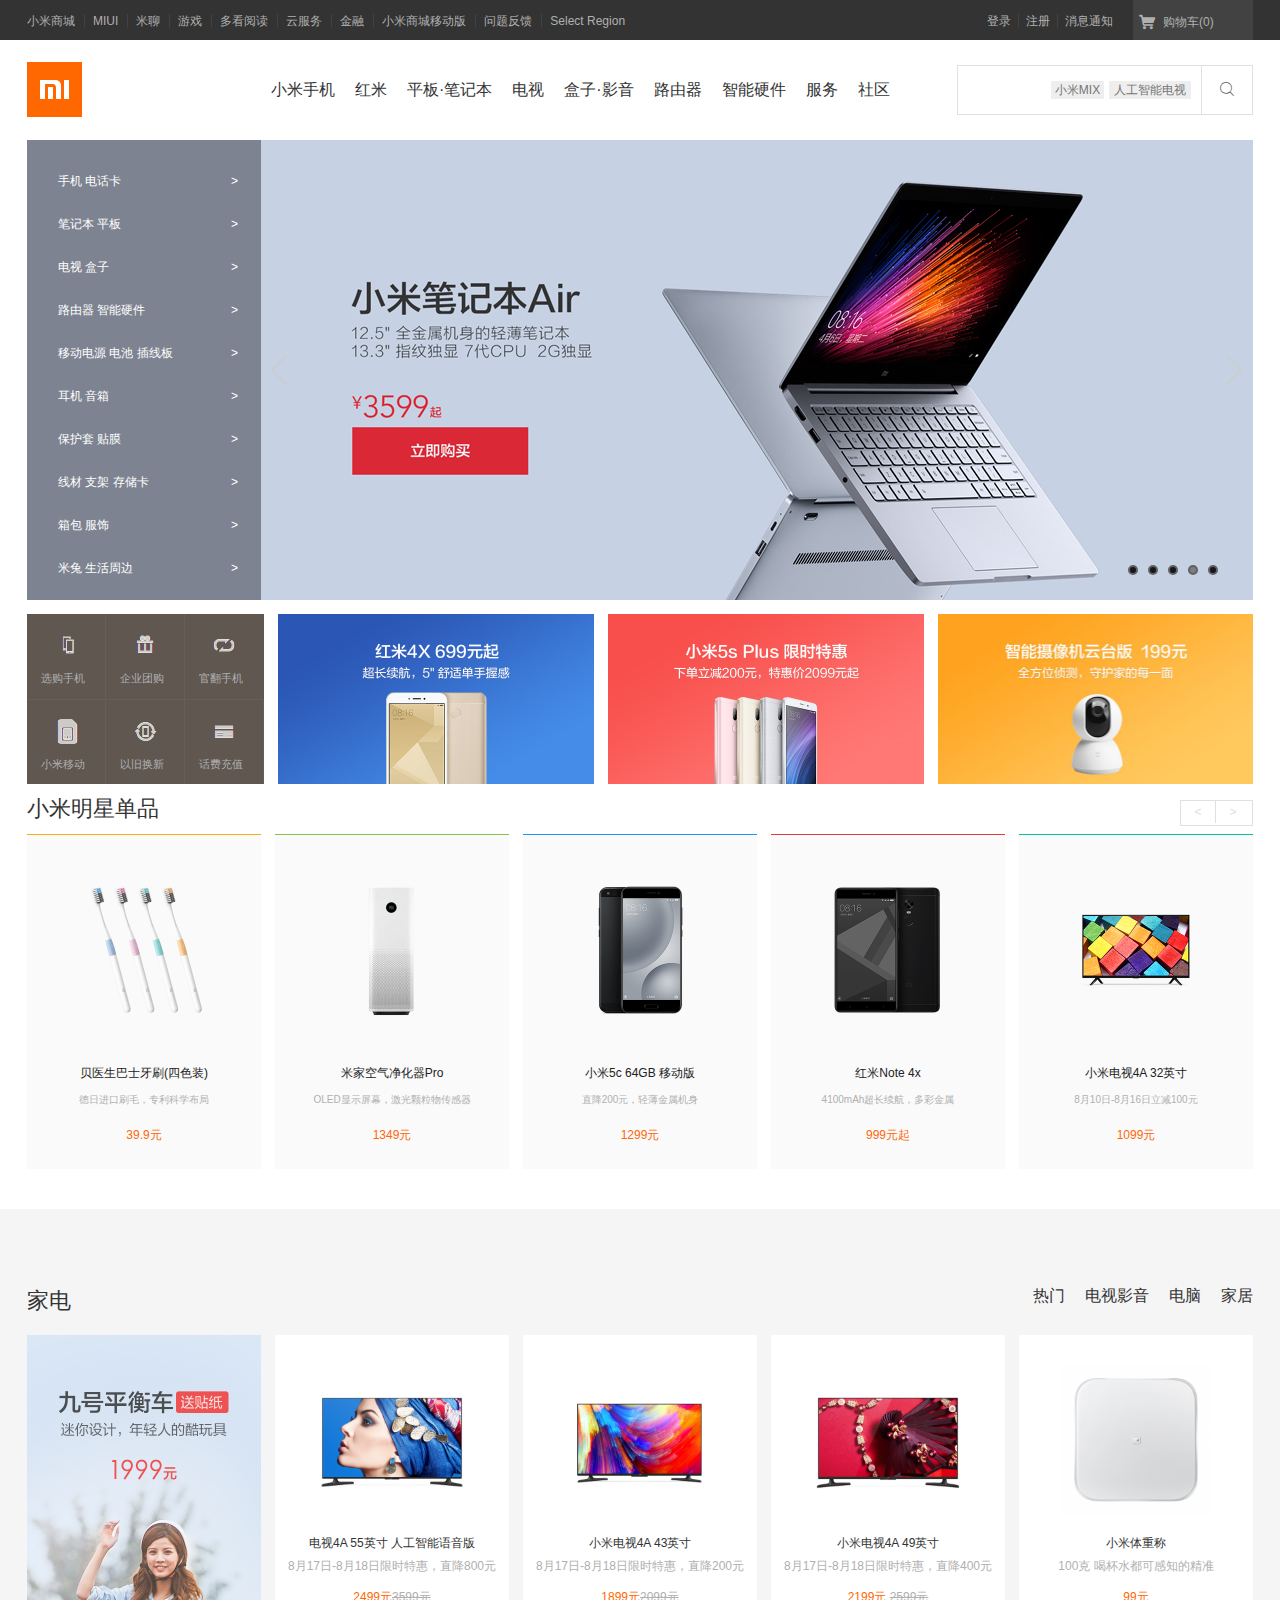
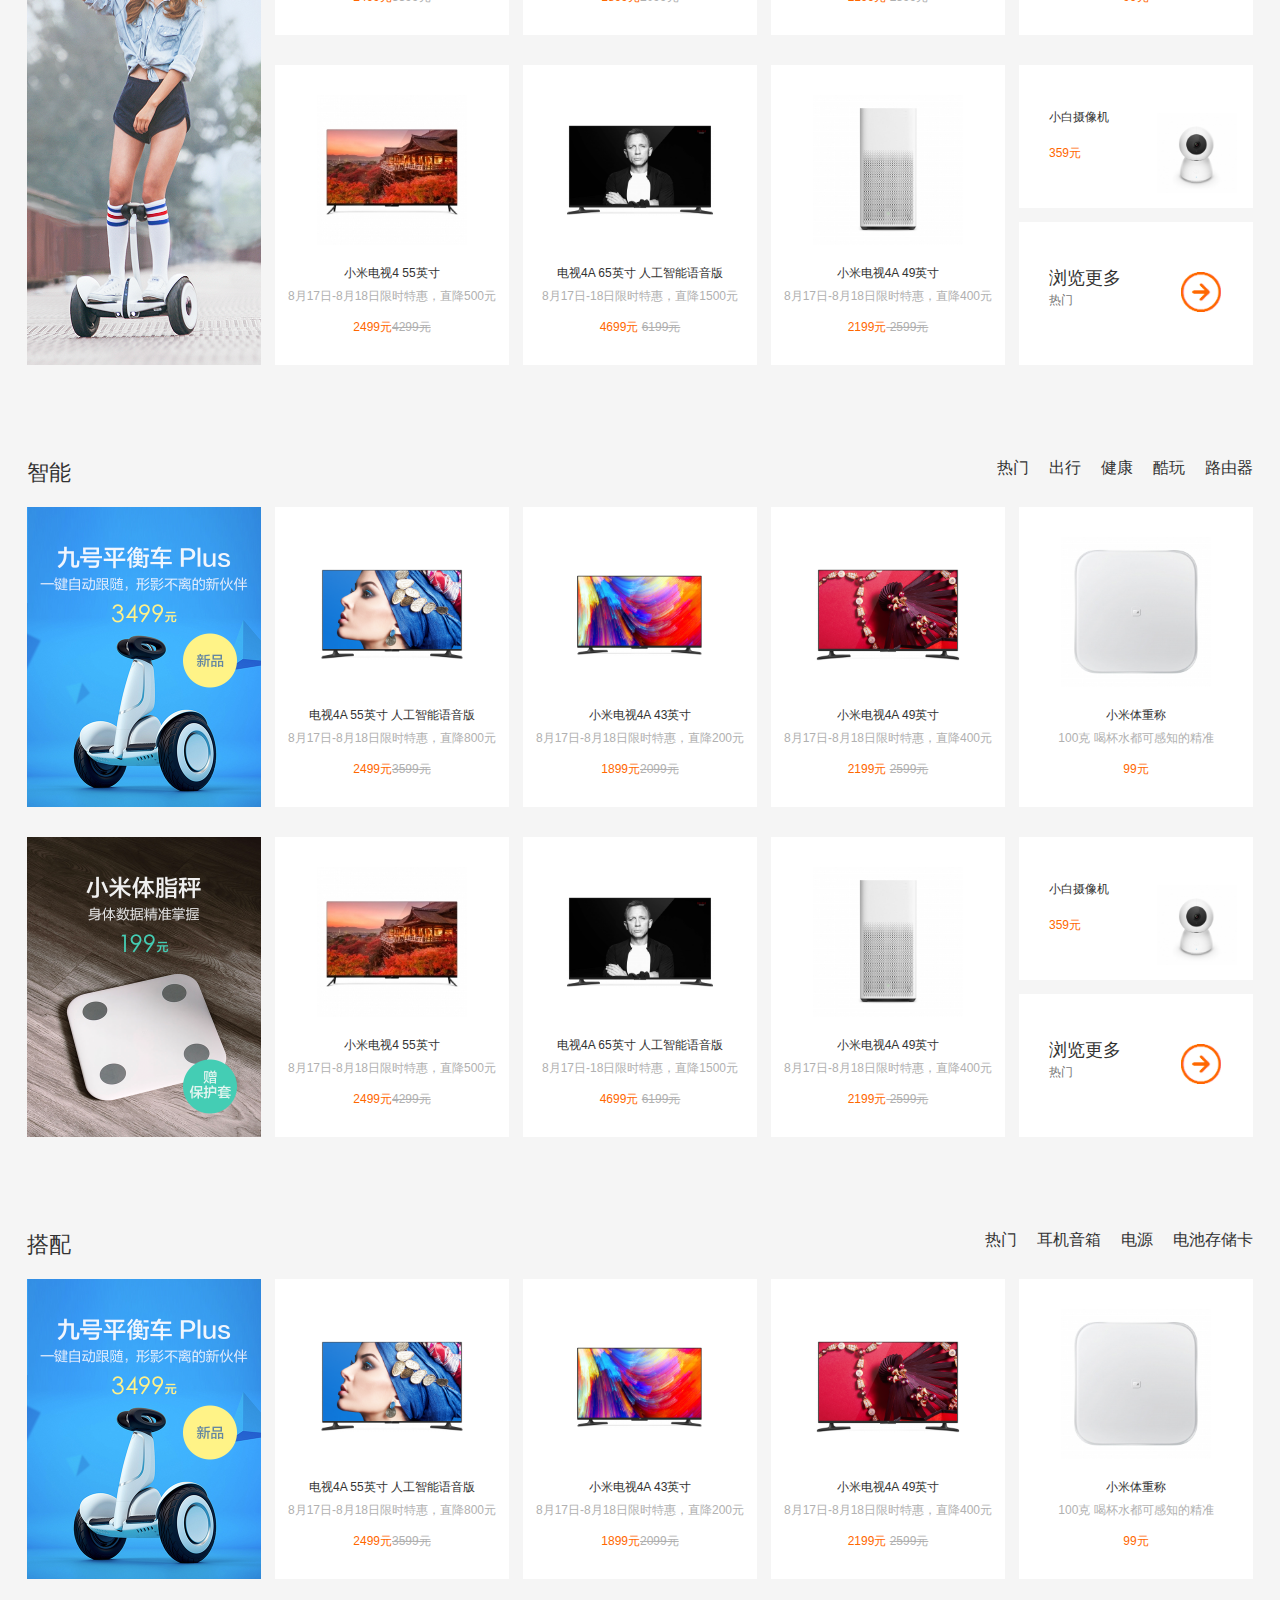
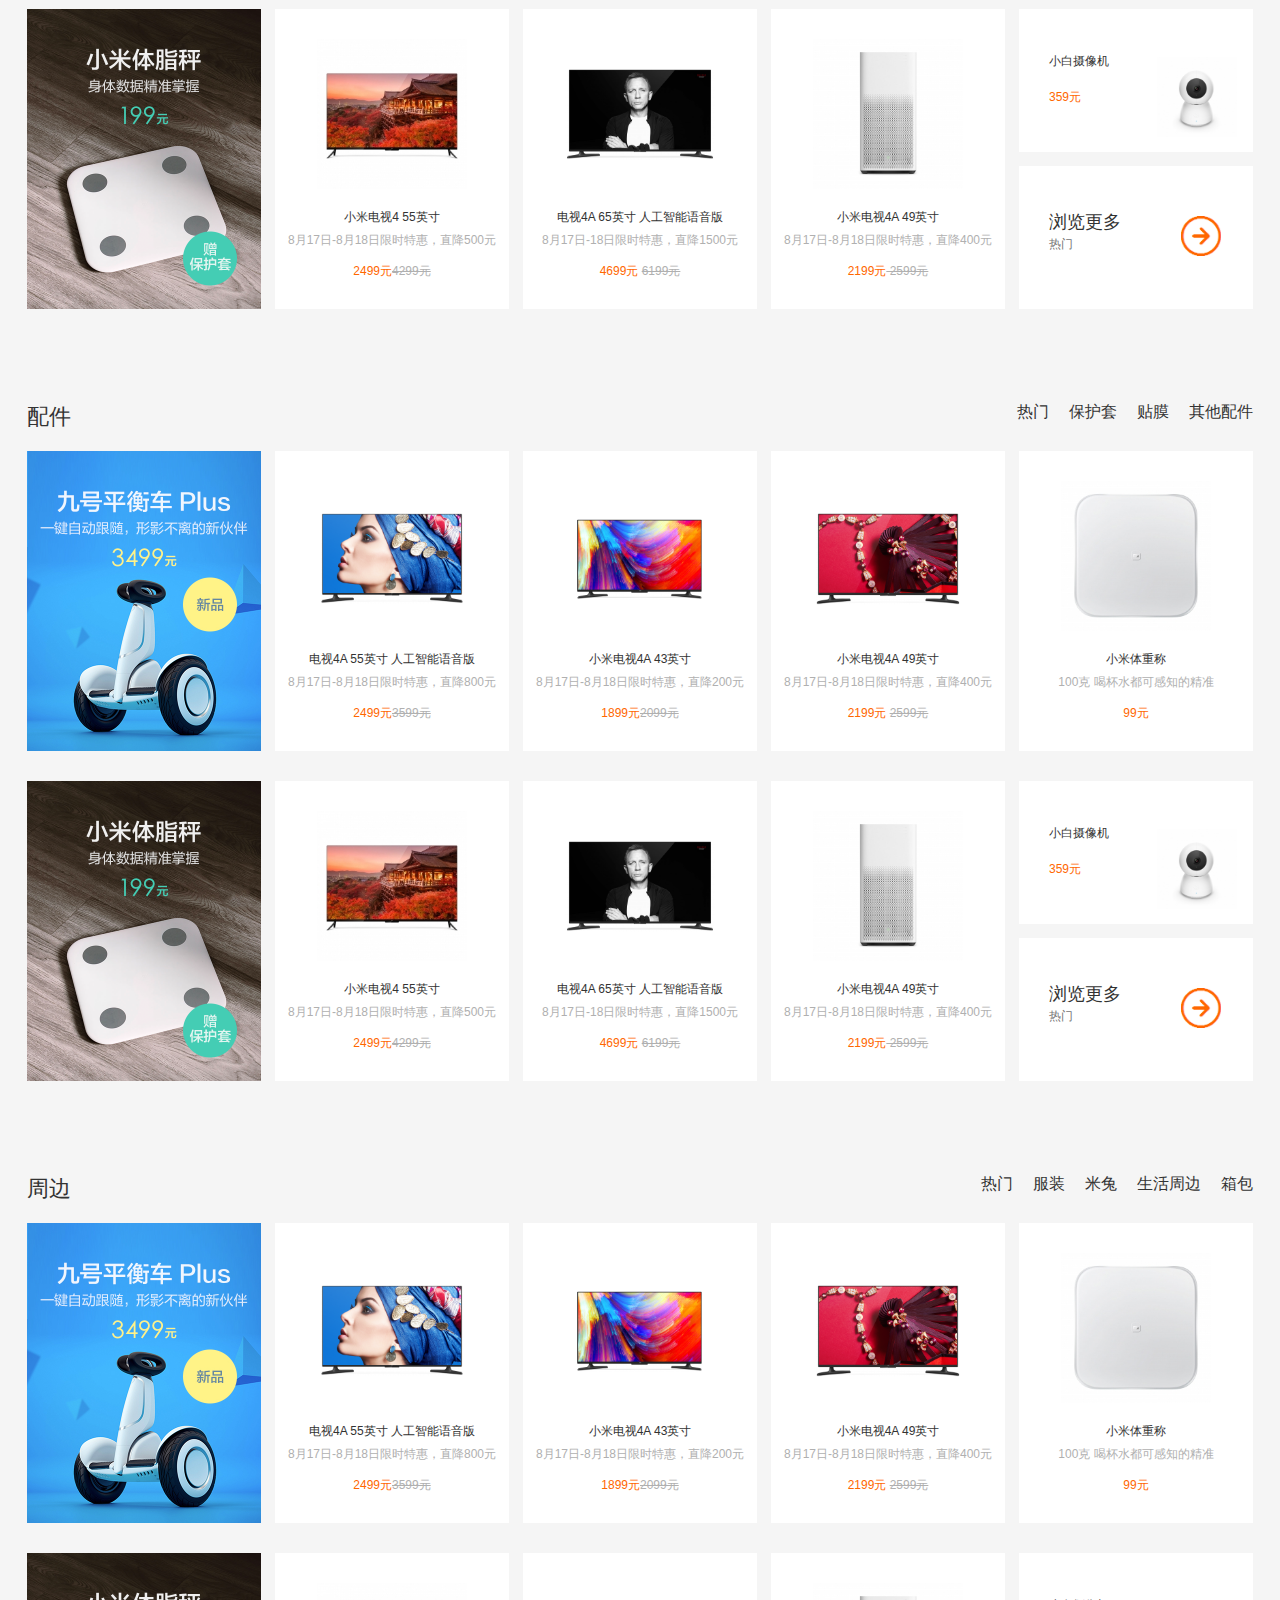
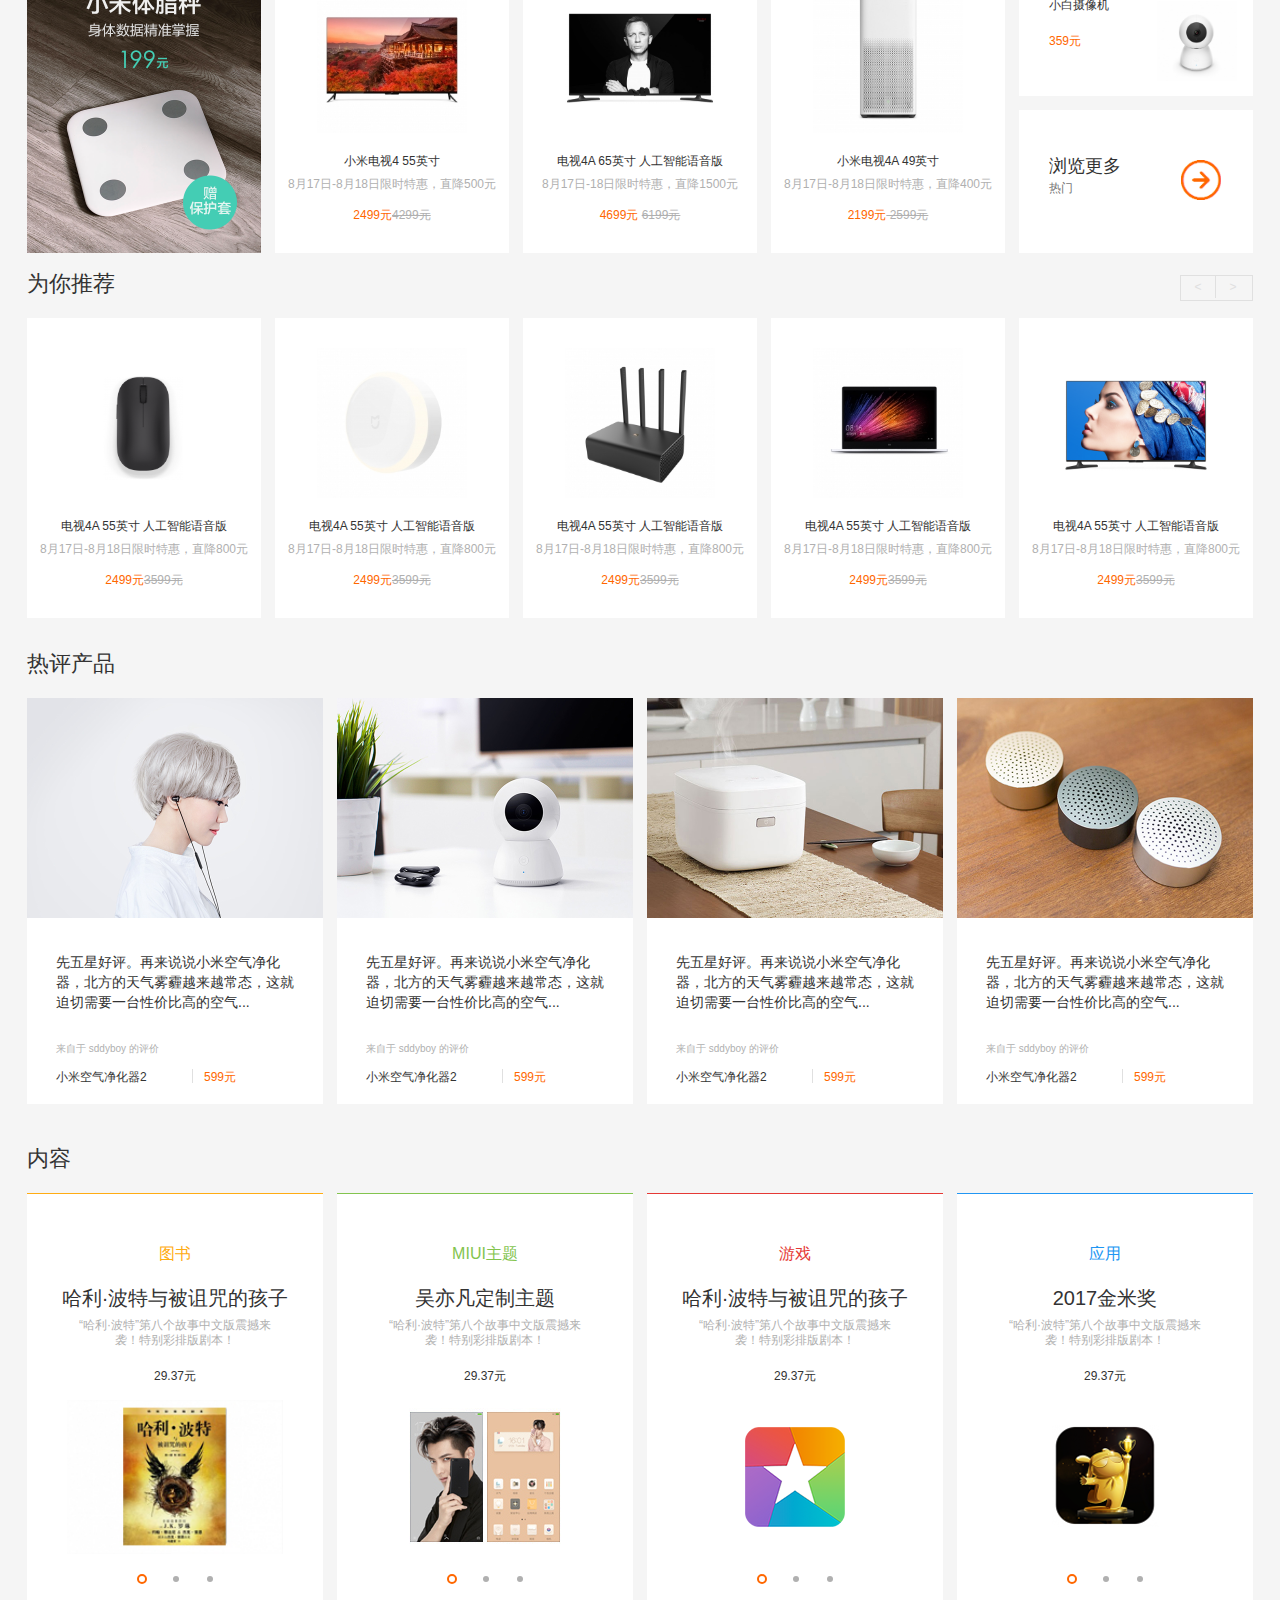
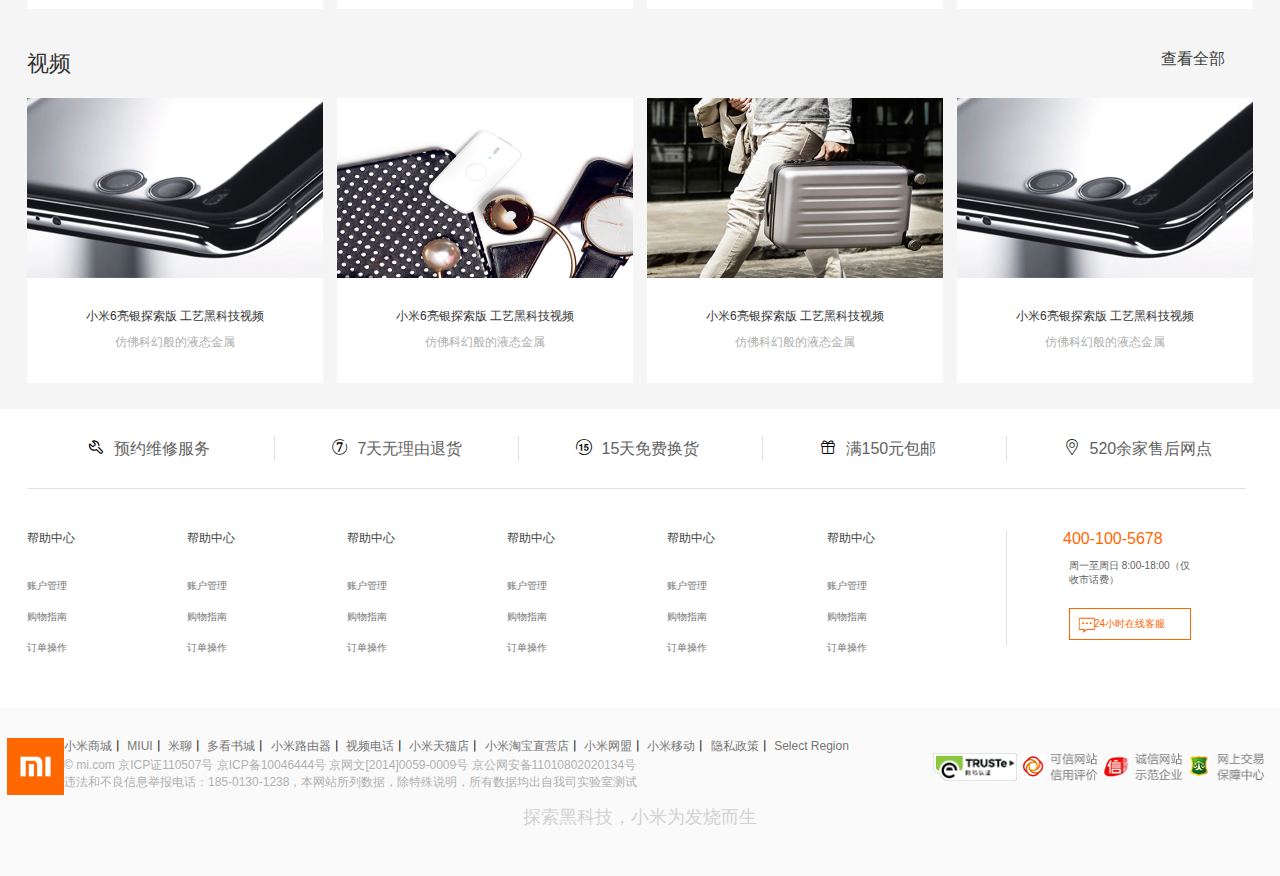
<file: index.html>
<!DOCTYPE html>
<html lang="en">
<head>
	<meta charset="UTF-8">
	<title>小米官网</title>
    <link rel="shortcut icon" href="img/xiaomi.jpg">
	<link rel="stylesheet" href="css/index.css">
    <link rel="stylesheet" href="iconfont/iconfont.css">
</head>
<body>
	<!-- 头部开始 -->
	<header>
		<main>
			<!-- 左边 -->
			<ul class="head-left">
				<li><a href="" class="first">小米商城</a></li>
				<li><a href="">MIUI</a></li>
				<li><a href="">米聊</a></li>
				<li><a href="">游戏</a></li>
				<li><a href="">多看阅读</a></li>
				<li><a href="">云服务</a></li>
				<li><a href="">金融</a></li>
				<li><a href="">小米商城移动版</a></li>
				<li><a href="">问题反馈</a></li>
				<li><a href="" class="last">Select Region</a></li>
			</ul>
			<!-- 右边 -->
			<ul class="head-right">
				<li><a href="" class="first">登录</a></li>
				<li><a href="">注册</a></li>
				<li><a href="" class="last">消息通知</a></li>
                <a href="" class="gouwuche-big">
                    <div class="iconfont icon-gouwuche"></div>
                    <span class="gouwuche">购物车(0)</span>
                </a>
			</ul>
		</main>
	</header>
	<!-- 头部结束 -->
	<!-- 菜单开始 -->
	 <section>
	         <!-- logo -->
	 	<a href="" class="section-left"><img src="img/_17.png" alt="" title="小米官网"></a>
	 	      <!-- 列表 -->
	 	<nav>
	 		<ul>
	 			<li><a href="">小米手机</a></li>
	 			<li><a href="">红米</a></li>
	 			<li><a href="">平板·笔记本</a></li>
	 			<li><a href="">电视</a></li>
	 			<li><a href="">盒子·影音</a></li>
	 			<li><a href="">路由器</a></li>
	 			<li><a href="">智能硬件</a></li>
	 			<li><a href="">服务</a></li>
	 			<li><a href="" class="section-center">社区</a></li>
	 		</ul>
	    </nav>
	    <!-- 搜索框 -->
        <div class="search">
        	<div class="search-left">
        	<a href="" class="search-left-1">小米MIX</a>
        		<a href="" class="search-left-2">人工智能电视</a>
                	</div>
        	<a href="" class="search-right">
             <div class="iconfont icon-sousuo "></div>    
            </a>
        </div>
	 </section>
	<!-- 菜单结束 -->
	<!-- banner开始-->
     <section class="big-box">
     	<ul class=big-banner>
     		<li ><a href="" ><img src="img/banner1(1).jpg" alt=""></a></li>
     		<li ><a href="" ><img src="img/banner2.jpg" alt=""></a></li>
     		<li ><a href=""><img src="img/banner3.jpg" alt=""></a></li>
     		<li ><a href=""><img src="img/banner4.jpg" alt=""></a></li>
     		<li ><a href=""><img src="img/banner5.jpg" alt=""></a></li>
     		<li ><a href=""><img src="img/banner6.jpg" alt=""></a></li>
     	</ul>
     	<div class="left-arrow"></div>
     	<div class="right-arrow"></div>
     	<ul class="circle">
     		<li></li>
     		<li></li>
     		<li></li>
     		<li class="pitch"></li>
     		<li class="last"></li>
     	</ul>
     	<!-- 侧导航 -->
     	<aside class="asi">
     		<ul class="asi1">
     			<li ><a href="">
     				<div class="left-asi">手机 电话卡</div>
     				<div class="right-asi">></div>
     			</a></li>
     			<li><a href="">
     				<div class="left-asi">笔记本 平板</div>
     				<div class="right-asi">></div>
     			</a></li>
     			<li><a href="">
     				<div class="left-asi">电视 盒子</div>
     				<div class="right-asi">></div>
     			</a></li>
     			<li><a href="">
     				<div class="left-asi">路由器 智能硬件</div>
     				<div class="right-asi">></div>
     			</a></li>
     			<li><a href="">
     				<div class="left-asi">移动电源 电池 插线板</div>
     				<div class="right-asi">></div>
     			</a></li>
     			<li><a href="">
     				<div class="left-asi">耳机 音箱</div>
     				<div class="right-asi">></div>
     			</a></li>
     			<li><a href="">
     				<div class="left-asi">保护套 贴膜</div>
     				<div class="right-asi">></div>
     			</a></li>
     			<li><a href="">
     				<div class="left-asi">线材 支架 存储卡</div>
     				<div class="right-asi">></div>
     			</a></li>
     			<li><a href="">
     				<div class="left-asi">箱包 服饰</div>
     				<div class="right-asi">></div>
     			</a></li>
     			<li><a href="">
     				<div class="left-asi">米兔 生活周边</div>
     				<div class="right-asi">></div>
     			</a></li>
     			
     		</ul>
     	</aside>
     </section>
	<!-- banner结束-->
	<!-- 推荐四个框开始 -->
<section class="daohang2">
    <section class="daohang21">
    <ul class="daohang211">
        <li><a href="">
            <img src="img/QQ图片20170817162512_03.png" alt="">
            <div class="xuangou">选购手机</div>
        </a></li>
        <li><a href="">
            <img src="img/QQ图片20170817162512_05.png" alt="">
            <div class="xuangou">企业团购</div>
        </a></li>
        <li class="danghang2113"><a href="">
            <img src="img/QQ图片20170817162512_07.png" alt="">
            <div class="xuangou">官翻手机</div>
        </a></li>
        <li><a href="">
            <img src="img/QQ图片20170817162512_12.png" alt="">
            <div class="xuangou">小米移动</div>
        </a></li>
        <li><a href="">
            <img src="img/QQ图片20170817162512_13.png" alt="">
            <div class="xuangou">以旧换新</div>
        </a></li>
        <li class="daohang2116"><a href="">
            <img src="img/QQ图片20170817162512_14.png" alt="">
            <div class="xuangou">话费充值</div>
        </a></li>
    </ul>
    </section>
    <a href="" class="daohang22"></a>
    <a href="" class="daohang23"></a>
    <a href="" class="daohang24"></a>
</section>
    <!-- 推荐四个框结束 -->
    <!-- 小米明星单品开始 -->
    <section class="mingxing">
        <div class="mingxing-left">小米明星单品</div>
        <div class="mingxing-right">
            <a href="" class="xiaoyu"><</a>
            <a href="" class="dayu">></a>
        </div>
    </section>
    <section class="shop">
        <div class="shop1 shop3">
            <a href="" class="danping"><img src="img/xmad_15023585612783_DIKjh.png" alt=""></a>
            <a href="" class="danping1">贝医生巴士牙刷(四色装)</a>
            <span class="danping2">德日进口刷毛，专利科学布局</span>
            <span class="danping3">39.9元</span>
            </div>
        <div class="shop1 shop4">
             <a href="" class="danping"><img src="img/xmad_14972549116226_tZpod.png" alt=""></a>
            <a href="" class="danping1">米家空气净化器Pro</a>
            <span class="danping2">OLED显示屏幕，激光颗粒物传感器</span>
            <span class="danping3">1349元</span>
        </div>
        <div class="shop1 shop5">
             <a href="" class="danping"><img src="img/xmad_14930230036147_vfLxm.png" alt=""></a>
            <a href="" class="danping1">小米5c 64GB 移动版</a>
            <span class="danping2">直降200元，轻薄金属机身</span>
            <span class="danping3">1299元</span>
        </div>
        <div class="shop1 shop6">
             <a href="" class="danping"><img src="img/xmad_1489401341687_vUojl.png" alt=""></a>
            <a href="" class="danping1">红米Note 4x</a>
            <span class="danping2">4100mAh超长续航，多彩金属</span>
            <span class="danping3">999元起</span>
        </div>
        <div class="shop1 shop2">
             <a href="" class="danping"><img src="img/xmad_150218693401_WiKBZ.png" alt=""></a>
            <a href="" class="danping1">小米电视4A 32英寸</a>
            <span class="danping2">8月10日-8月16日立减100元</span>
            <span class="danping3">1099元</span>
        </div>
    </section>
    <!-- 小米明星单品结束 -->
    <!-- 家电开始 -->
    <section class="jiadian-back">
    <!-- 菜单栏 -->
        <div class="jiadian-top">
            <span class="jiadian-top-left">家电</span>
            <div class="jiadian-top-right">
                <a href="">热门</a>
                <a href="">电视影音</a>
                <a href="">电脑</a>
                <a href="" class="last">家居</a>
            </div>
        </div>
        <div class="jiadian-bottom">
        <!-- 第一栏图片 -->
            <a href="" class="jiadian-bottom-left"><img src="img/xmad_15028908537765_HTcAy.jpg" alt="">
            </a>
            <!-- 第二栏 -->
            <div class="jiadian-bottom-right">
                <div class="jiadian-box">
                    <a href="" class="img"><img src="img/pms_1490778355.67093197!220x220.png" alt=""></a>
                    <a href="" class="word">电视4A 55英寸 人工智能语音版
                    </a>
                    <span class="one">8月17日-8月18日限时特惠，直降800元
                    </span>
                    <span class="two">2499元<s>3599元</s></span>
                </div>
                <div class="jiadian-box jiadian-box1">
                    <a href="" class="img"><img src="img/pms_1495074010.05677255!220x220.jpg" alt=""></a>
                    <a href="" class="word">小米电视4 55英寸
                    </a>
                    <span class="one">8月17日-8月18日限时特惠，直降500元
                    </span>
                    <span class="two">2499元<s>4299元</s></span>
                    <div class="pingjia">
                        <a href="" class="top">小方小方真可爱，贴在冰箱上正好，可以照到整体厅</a>
                        <a href="" class="top bottom">来自于 爱爱爱小青青 的评价</a>
                    </div>
                </div>

            </div>
            <!-- 第三 -->
            <div class="jiadian-bottom-right">
                <div class="jiadian-box">
                     <a href="" class="img"><img src="
                     img/pms_1490077058.71391368!220x220.png" alt=""></a>
                    <a href="" class="word">小米电视4A 43英寸
                    </a>
                    <span class="one">8月17日-8月18日限时特惠，直降200元
                    </span>
                    <span class="two">1899元<s>2099元</s></span>
                </div>
                <div class="jiadian-box jiadian-box1">
                     <a href="" class="img"><img src="
                     img/pms_1490077569.08131612!220x220.png" alt=""></a>
                    <a href="" class="word">电视4A 65英寸 人工智能语音版
                    </a>
                    <span class="one">8月17日-18日限时特惠，直降1500元
                    </span>
                    <span class="two">4699元 <s>6199元</s></span>
                     <div class="pingjia">
                        <a href="" class="top">小方小方真可爱，贴在冰箱上正好，可以照到整体厅</a>
                        <a href="" class="top bottom">来自于 爱爱爱小青青 的评价</a>
                    </div>
                </div>

            </div>
            <!-- 第四 -->
            <div class="jiadian-bottom-right">
                <div class="jiadian-box">
                    <a href="" class="img"><img src="
                     img/pms_1490778061.59475600!220x220.png" alt=""></a>
                    <a href="" class="word">小米电视4A 49英寸
                    </a>
                    <span class="one">8月17日-8月18日限时特惠，直降400元
                    </span>
                    <span class="two">2199元  <s>2599元</s></span>
                     <div class="pingjia">
                        <a href="" class="top">小方小方真可爱，贴在冰箱上正好，可以照到整体厅</a>
                        <a href="" class="top bottom">来自于 爱爱爱小青青 的评价</a>
                    </div>
                </div>
                <div class="jiadian-box jiadian-box1">
                    <a href="" class="img"><img src="
                     img/T1zBYgBCWv1RXrhCrK!220x220.jpg" alt=""></a>
                    <a href="" class="word">小米电视4A 49英寸
                    </a>
                    <span class="one">8月17日-8月18日限时特惠，直降400元
                    </span>
                    <span class="two">2199元<s> 2599元</s></span>
                     <div class="pingjia">
                        <a href="" class="top">小方小方真可爱，贴在冰箱上正好，可以照到整体厅</a>
                        <a href="" class="top bottom">来自于 爱爱爱小青青 的评价</a>
                    </div>
                </div>
            </div>
            <!-- 第五 -->
            <div class="jiadian-bottom-right last">
                <div class="jiadian-box">
                    <a href="" class="img"><img src="
                     img/T1sWd_B7VT1RXrhCrK!220x220.jpg" alt=""></a>
                    <a href="" class="word">小米体重称
                    </a>
                    <span class="one">100克 喝杯水都可感知的精准
                    </span>
                    <span class="two">99元</span>
                     <div class="pingjia">
                        <a href="" class="top">小方小方真可爱，贴在冰箱上正好，可以照到整体厅</a>
                        <a href="" class="top bottom">来自于 爱爱爱小青青 的评价</a>
                    </div>
                </div>
                <div class="jiadian-box2">
                    <div class="box2-1">
                        <a href="" class="word">小白摄像机</a>
                        <span>359元</span>
                    </div>
                    <a href="" class="box2-2"><img src="img/pms_1468806372.46368911!220x220.jpg" alt=""></a>
                </div>
                <div class="jiadian-box2 ">
                    <div class="box2-1">
                        <a href="" class="word2">浏览更多</a>
                        <a href="" class="word3">热门</a>
                    </div>
                    <a href="" class=" box2-3">
                     <img src="img/xm.png" alt="">
                    </a>
                </div>
            </div>
            
        </div>
    </section>
    <!-- 家电结束 -->
        <!-- 智能开始 -->
    <section class="jiadian-back jiadian-back1">
    <!-- 菜单栏 -->
        <div class="jiadian-top">
            <span class="jiadian-top-left">智能</span>
            <div class="jiadian-top-right zhineng1">
                <a href="">热门</a>
                <a href="">出行</a>
                <a href="">健康</a>
                <a href="">酷玩</a>
                <a href="" class="last">路由器</a>
            </div>
        </div>
        <div class="jiadian-bottom">
        <!-- 第一栏图片 -->
        <div class="jiadian-bottom-right">
            <a href="" class="jiadian-box zhineng-box"><img src="img/xmad_15003764013459_VjEDO.jpg" alt="" class="zhineng-img"></a>
            <a href="" class="jiadian-box zhineng-box jiadian-box1"><img src="img/xmad_15027842773291_bAkJM.png" alt=""></a>
        </div>
            <!-- 第二栏 -->
            <div class="jiadian-bottom-right">
                <div class="jiadian-box">
                    <a href="" class="img"><img src="img/pms_1490778355.67093197!220x220.png" alt=""></a>
                    <a href="" class="word">电视4A 55英寸 人工智能语音版
                    </a>
                    <span class="one">8月17日-8月18日限时特惠，直降800元
                    </span>
                    <span class="two">2499元<s>3599元</s></span>
                    <div class="pingjia">
                        <a href="" class="top">小方小方真可爱，贴在冰箱上正好，可以照到整体厅</a>
                        <a href="" class="top bottom">来自于 爱爱爱小青青 的评价</a>
                    </div>
                </div>

                <div class="jiadian-box jiadian-box1">
                    <a href="" class="img"><img src="img/pms_1495074010.05677255!220x220.jpg" alt=""></a>
                    <a href="" class="word">小米电视4 55英寸
                    </a>
                    <span class="one">8月17日-8月18日限时特惠，直降500元
                    </span>
                    <span class="two">2499元<s>4299元</s></span>
                    <div class="pingjia">
                        <a href="" class="top">小方小方真可爱，贴在冰箱上正好，可以照到整体厅</a>
                        <a href="" class="top bottom">来自于 爱爱爱小青青 的评价</a>
                    </div>
                </div>
            </div>
            <!-- 第三 -->
            <div class="jiadian-bottom-right">
                <div class="jiadian-box">
                     <a href="" class="img"><img src="
                     img/pms_1490077058.71391368!220x220.png" alt=""></a>
                    <a href="" class="word">小米电视4A 43英寸
                    </a>
                    <span class="one">8月17日-8月18日限时特惠，直降200元
                    </span>
                    <span class="two">1899元<s>2099元</s></span>
                    <div class="pingjia">
                        <a href="" class="top">小方小方真可爱，贴在冰箱上正好，可以照到整体厅</a>
                        <a href="" class="top bottom">来自于 爱爱爱小青青 的评价</a>
                    </div>
                </div>
                <div class="jiadian-box jiadian-box1">
                     <a href="" class="img"><img src="
                     img/pms_1490077569.08131612!220x220.png" alt=""></a>
                    <a href="" class="word">电视4A 65英寸 人工智能语音版
                    </a>
                    <span class="one">8月17日-18日限时特惠，直降1500元
                    </span>
                    <span class="two">4699元 <s>6199元</s></span>
                    <div class="pingjia">
                        <a href="" class="top">小方小方真可爱，贴在冰箱上正好，可以照到整体厅</a>
                        <a href="" class="top bottom">来自于 爱爱爱小青青 的评价</a>
                    </div>
                </div>
            </div>
            <!-- 第四 -->
            <div class="jiadian-bottom-right">
                <div class="jiadian-box">
                    <a href="" class="img"><img src="
                     img/pms_1490778061.59475600!220x220.png" alt=""></a>
                    <a href="" class="word">小米电视4A 49英寸
                    </a>
                    <span class="one">8月17日-8月18日限时特惠，直降400元
                    </span>
                    <span class="two">2199元  <s>2599元</s></span>
                    <div class="pingjia">
                        <a href="" class="top">小方小方真可爱，贴在冰箱上正好，可以照到整体厅</a>
                        <a href="" class="top bottom">来自于 爱爱爱小青青 的评价</a>
                    </div>
                </div>
                <div class="jiadian-box jiadian-box1">
                    <a href="" class="img"><img src="
                     img/T1zBYgBCWv1RXrhCrK!220x220.jpg" alt=""></a>
                    <a href="" class="word">小米电视4A 49英寸
                    </a>
                    <span class="one">8月17日-8月18日限时特惠，直降400元
                    </span>
                    <span class="two">2199元<s> 2599元</s></span>
                    <div class="pingjia">
                        <a href="" class="top">小方小方真可爱，贴在冰箱上正好，可以照到整体厅</a>
                        <a href="" class="top bottom">来自于 爱爱爱小青青 的评价</a>
                    </div>
                </div>
            </div>
            <!-- 第五 -->
            <div class="jiadian-bottom-right last">
                <div class="jiadian-box">
                    <a href="" class="img"><img src="
                     img/T1sWd_B7VT1RXrhCrK!220x220.jpg" alt=""></a>
                    <a href="" class="word">小米体重称
                    </a>
                    <span class="one">100克 喝杯水都可感知的精准
                    </span>
                    <span class="two">99元</span>
                    <div class="pingjia">
                        <a href="" class="top">小方小方真可爱，贴在冰箱上正好，可以照到整体厅</a>
                        <a href="" class="top bottom">来自于 爱爱爱小青青 的评价</a>
                    </div>
                </div>
                <div class="jiadian-box2">
                    <div class="box2-1">
                        <a href="" class="word">小白摄像机</a>
                        <span>359元</span>
                    </div>
                    <a href="" class="box2-2"><img src="img/pms_1468806372.46368911!220x220.jpg" alt=""></a>
                </div>
               <div class="jiadian-box2 ">
                    <div class="box2-1">
                        <a href="" class="word2">浏览更多</a>
                        <a href="" class="word3">热门</a>
                    </div>
                    <a href="" class=" box2-3">
                     <img src="img/xm.png" alt="">
                    </a>
                </div>
            </div>
            
        </div>
    </section>
    <!-- 智能结束 -->
      <!-- 搭配开始 -->
    <section class="jiadian-back jiadian-back1">
    <!-- 菜单栏 -->
        <div class="jiadian-top">
            <span class="jiadian-top-left">搭配</span>
            <div class="jiadian-top-right dapen1">
                <a href="">热门</a>
                <a href="">耳机音箱</a>
                <a href="">电源</a>
                <a href="" class="last">电池存储卡</a>
            </div>
        </div>
        <div class="jiadian-bottom">
        <!-- 第一栏图片 -->
        <div class="jiadian-bottom-right">
            <a href="" class="jiadian-box zhineng-box"><img src="img/xmad_15003764013459_VjEDO.jpg" alt="" class="zhineng-img"></a>
            <a href="" class="jiadian-box zhineng-box jiadian-box1"><img src="img/xmad_15027842773291_bAkJM.png" alt=""></a>
        </div>
            <!-- 第二栏 -->
            <div class="jiadian-bottom-right">
                <div class="jiadian-box">
                    <a href="" class="img"><img src="img/pms_1490778355.67093197!220x220.png" alt=""></a>
                    <a href="" class="word">电视4A 55英寸 人工智能语音版
                    </a>
                    <span class="one">8月17日-8月18日限时特惠，直降800元
                    </span>
                    <span class="two">2499元<s>3599元</s></span>
                    <div class="pingjia">
                        <a href="" class="top">小方小方真可爱，贴在冰箱上正好，可以照到整体厅</a>
                        <a href="" class="top bottom">来自于 爱爱爱小青青 的评价</a>
                    </div>
                </div>

                <div class="jiadian-box jiadian-box1">
                    <a href="" class="img"><img src="img/pms_1495074010.05677255!220x220.jpg" alt=""></a>
                    <a href="" class="word">小米电视4 55英寸
                    </a>
                    <span class="one">8月17日-8月18日限时特惠，直降500元
                    </span>
                    <span class="two">2499元<s>4299元</s></span>
                    <div class="pingjia">
                        <a href="" class="top">小方小方真可爱，贴在冰箱上正好，可以照到整体厅</a>
                        <a href="" class="top bottom">来自于 爱爱爱小青青 的评价</a>
                    </div>
                </div>
            </div>
            <!-- 第三 -->
            <div class="jiadian-bottom-right">
                <div class="jiadian-box">
                     <a href="" class="img"><img src="
                     img/pms_1490077058.71391368!220x220.png" alt=""></a>
                    <a href="" class="word">小米电视4A 43英寸
                    </a>
                    <span class="one">8月17日-8月18日限时特惠，直降200元
                    </span>
                    <span class="two">1899元<s>2099元</s></span>
                    <div class="pingjia">
                        <a href="" class="top">小方小方真可爱，贴在冰箱上正好，可以照到整体厅</a>
                        <a href="" class="top bottom">来自于 爱爱爱小青青 的评价</a>
                    </div>
                </div>
                <div class="jiadian-box jiadian-box1">
                     <a href="" class="img"><img src="
                     img/pms_1490077569.08131612!220x220.png" alt=""></a>
                    <a href="" class="word">电视4A 65英寸 人工智能语音版
                    </a>
                    <span class="one">8月17日-18日限时特惠，直降1500元
                    </span>
                    <span class="two">4699元 <s>6199元</s></span>
                    <div class="pingjia">
                        <a href="" class="top">小方小方真可爱，贴在冰箱上正好，可以照到整体厅</a>
                        <a href="" class="top bottom">来自于 爱爱爱小青青 的评价</a>
                    </div>
                </div>
            </div>
            <!-- 第四 -->
            <div class="jiadian-bottom-right">
                <div class="jiadian-box">
                    <a href="" class="img"><img src="
                     img/pms_1490778061.59475600!220x220.png" alt=""></a>
                    <a href="" class="word">小米电视4A 49英寸
                    </a>
                    <span class="one">8月17日-8月18日限时特惠，直降400元
                    </span>
                    <span class="two">2199元  <s>2599元</s></span>
                    <div class="pingjia">
                        <a href="" class="top">小方小方真可爱，贴在冰箱上正好，可以照到整体厅</a>
                        <a href="" class="top bottom">来自于 爱爱爱小青青 的评价</a>
                    </div>
                </div>
                <div class="jiadian-box jiadian-box1">
                    <a href="" class="img"><img src="
                     img/T1zBYgBCWv1RXrhCrK!220x220.jpg" alt=""></a>
                    <a href="" class="word">小米电视4A 49英寸
                    </a>
                    <span class="one">8月17日-8月18日限时特惠，直降400元
                    </span>
                    <span class="two">2199元<s> 2599元</s></span>
                    <div class="pingjia">
                        <a href="" class="top">小方小方真可爱，贴在冰箱上正好，可以照到整体厅</a>
                        <a href="" class="top bottom">来自于 爱爱爱小青青 的评价</a>
                    </div>
                </div>
            </div>
            <!-- 第五 -->
            <div class="jiadian-bottom-right last">
                <div class="jiadian-box">
                    <a href="" class="img"><img src="
                     img/T1sWd_B7VT1RXrhCrK!220x220.jpg" alt=""></a>
                    <a href="" class="word">小米体重称
                    </a>
                    <span class="one">100克 喝杯水都可感知的精准
                    </span>
                    <span class="two">99元</span>
                    <div class="pingjia">
                        <a href="" class="top">小方小方真可爱，贴在冰箱上正好，可以照到整体厅</a>
                        <a href="" class="top bottom">来自于 爱爱爱小青青 的评价</a>
                    </div>
                </div>
                <div class="jiadian-box2">
                    <div class="box2-1">
                        <a href="" class="word">小白摄像机</a>
                        <span>359元</span>
                    </div>
                    <a href="" class="box2-2"><img src="img/pms_1468806372.46368911!220x220.jpg" alt=""></a>
                </div>
              <div class="jiadian-box2 ">
                    <div class="box2-1">
                        <a href="" class="word2">浏览更多</a>
                        <a href="" class="word3">热门</a>
                    </div>
                    <a href="" class=" box2-3">
                     <img src="img/xm.png" alt="">
                    </a>
                </div>
            </div>
            
        </div>
    </section>
    <!-- 搭配结束 -->
      <!-- 配件开始 -->
    <section class="jiadian-back jiadian-back1">
    <!-- 菜单栏 -->
        <div class="jiadian-top">
            <span class="jiadian-top-left">配件</span>
            <div class="jiadian-top-right penjian1">
                <a href="">热门</a>
                <a href="">保护套</a>
                <a href="">贴膜</a>
                <a href="" class="last">其他配件</a>
            </div>
        </div>
        <div class="jiadian-bottom">
        <!-- 第一栏图片 -->
        <div class="jiadian-bottom-right">
            <a href="" class="jiadian-box zhineng-box"><img src="img/xmad_15003764013459_VjEDO.jpg" alt="" class="zhineng-img"></a>
            <a href="" class="jiadian-box zhineng-box jiadian-box1"><img src="img/xmad_15027842773291_bAkJM.png" alt=""></a>
        </div>
            <!-- 第二栏 -->
            <div class="jiadian-bottom-right">
                <div class="jiadian-box">
                    <a href="" class="img"><img src="img/pms_1490778355.67093197!220x220.png" alt=""></a>
                    <a href="" class="word">电视4A 55英寸 人工智能语音版
                    </a>
                    <span class="one">8月17日-8月18日限时特惠，直降800元
                    </span>
                    <span class="two">2499元<s>3599元</s></span>
                    <div class="pingjia">
                        <a href="" class="top">小方小方真可爱，贴在冰箱上正好，可以照到整体厅</a>
                        <a href="" class="top bottom">来自于 爱爱爱小青青 的评价</a>
                    </div>
                </div>

                <div class="jiadian-box jiadian-box1">
                    <a href="" class="img"><img src="img/pms_1495074010.05677255!220x220.jpg" alt=""></a>
                    <a href="" class="word">小米电视4 55英寸
                    </a>
                    <span class="one">8月17日-8月18日限时特惠，直降500元
                    </span>
                    <span class="two">2499元<s>4299元</s></span>
                    <div class="pingjia">
                        <a href="" class="top">小方小方真可爱，贴在冰箱上正好，可以照到整体厅</a>
                        <a href="" class="top bottom">来自于 爱爱爱小青青 的评价</a>
                    </div>
                </div>
            </div>
            <!-- 第三 -->
            <div class="jiadian-bottom-right">
                <div class="jiadian-box">
                     <a href="" class="img"><img src="
                     img/pms_1490077058.71391368!220x220.png" alt=""></a>
                    <a href="" class="word">小米电视4A 43英寸
                    </a>
                    <span class="one">8月17日-8月18日限时特惠，直降200元
                    </span>
                    <span class="two">1899元<s>2099元</s></span>
                    <div class="pingjia">
                        <a href="" class="top">小方小方真可爱，贴在冰箱上正好，可以照到整体厅</a>
                        <a href="" class="top bottom">来自于 爱爱爱小青青 的评价</a>
                    </div>
                </div>
                <div class="jiadian-box jiadian-box1">
                     <a href="" class="img"><img src="
                     img/pms_1490077569.08131612!220x220.png" alt=""></a>
                    <a href="" class="word">电视4A 65英寸 人工智能语音版
                    </a>
                    <span class="one">8月17日-18日限时特惠，直降1500元
                    </span>
                    <span class="two">4699元 <s>6199元</s></span>
                    <div class="pingjia">
                        <a href="" class="top">小方小方真可爱，贴在冰箱上正好，可以照到整体厅</a>
                        <a href="" class="top bottom">来自于 爱爱爱小青青 的评价</a>
                    </div>
                </div>
            </div>
            <!-- 第四 -->
            <div class="jiadian-bottom-right">
                <div class="jiadian-box">
                    <a href="" class="img"><img src="
                     img/pms_1490778061.59475600!220x220.png" alt=""></a>
                    <a href="" class="word">小米电视4A 49英寸
                    </a>
                    <span class="one">8月17日-8月18日限时特惠，直降400元
                    </span>
                    <span class="two">2199元  <s>2599元</s></span>
                    <div class="pingjia">
                        <a href="" class="top">小方小方真可爱，贴在冰箱上正好，可以照到整体厅</a>
                        <a href="" class="top bottom">来自于 爱爱爱小青青 的评价</a>
                    </div>
                </div>
                <div class="jiadian-box jiadian-box1">
                    <a href="" class="img"><img src="
                     img/T1zBYgBCWv1RXrhCrK!220x220.jpg" alt=""></a>
                    <a href="" class="word">小米电视4A 49英寸
                    </a>
                    <span class="one">8月17日-8月18日限时特惠，直降400元
                    </span>
                    <span class="two">2199元<s> 2599元</s></span>
                    <div class="pingjia">
                        <a href="" class="top">小方小方真可爱，贴在冰箱上正好，可以照到整体厅</a>
                        <a href="" class="top bottom">来自于 爱爱爱小青青 的评价</a>
                    </div>
                </div>
            </div>
            <!-- 第五 -->
            <div class="jiadian-bottom-right last">
                <div class="jiadian-box">
                    <a href="" class="img"><img src="
                     img/T1sWd_B7VT1RXrhCrK!220x220.jpg" alt=""></a>
                    <a href="" class="word">小米体重称
                    </a>
                    <span class="one">100克 喝杯水都可感知的精准
                    </span>
                    <span class="two">99元</span>
                    <div class="pingjia">
                        <a href="" class="top">小方小方真可爱，贴在冰箱上正好，可以照到整体厅</a>
                        <a href="" class="top bottom">来自于 爱爱爱小青青 的评价</a>
                    </div>
                </div>
                <div class="jiadian-box2">
                    <div class="box2-1">
                        <a href="" class="word">小白摄像机</a>
                        <span>359元</span>
                    </div>
                    <a href="" class="box2-2"><img src="img/pms_1468806372.46368911!220x220.jpg" alt=""></a>
                </div>
              <div class="jiadian-box2 ">
                    <div class="box2-1">
                        <a href="" class="word2">浏览更多</a>
                        <a href="" class="word3">热门</a>
                    </div>
                    <a href="" class=" box2-3">
                     <img src="img/xm.png" alt="">
                    </a>
                </div>
            </div>
            
        </div>
    </section>
    <!-- 配件结束 -->
      <!-- 周边开始 -->
    <section class="jiadian-back jiadian-back1">
    <!-- 菜单栏 -->
        <div class="jiadian-top">
            <span class="jiadian-top-left ">周边</span>
            <div class="jiadian-top-right zhoubian1">
                <a href="">热门</a>
                <a href="">服装</a>
                <a href="">米兔</a>
                <a href="">生活周边</a>
                <a href="" class="last">箱包</a>
            </div>
        </div>
        <div class="jiadian-bottom">
        <!-- 第一栏图片 -->
        <div class="jiadian-bottom-right">
            <a href="" class="jiadian-box zhineng-box"><img src="img/xmad_15003764013459_VjEDO.jpg" alt="" class="zhineng-img"></a>
            <a href="" class="jiadian-box zhineng-box jiadian-box1"><img src="img/xmad_15027842773291_bAkJM.png" alt=""></a>
        </div>
            <!-- 第二栏 -->
            <div class="jiadian-bottom-right">
                <div class="jiadian-box">
                    <a href="" class="img"><img src="img/pms_1490778355.67093197!220x220.png" alt=""></a>
                    <a href="" class="word">电视4A 55英寸 人工智能语音版
                    </a>
                    <span class="one">8月17日-8月18日限时特惠，直降800元
                    </span>
                    <span class="two">2499元<s>3599元</s></span>
                    <div class="pingjia">
                        <a href="" class="top">小方小方真可爱，贴在冰箱上正好，可以照到整体厅</a>
                        <a href="" class="top bottom">来自于 爱爱爱小青青 的评价</a>
                    </div>
                </div>

                <div class="jiadian-box jiadian-box1">
                    <a href="" class="img"><img src="img/pms_1495074010.05677255!220x220.jpg" alt=""></a>
                    <a href="" class="word">小米电视4 55英寸
                    </a>
                    <span class="one">8月17日-8月18日限时特惠，直降500元
                    </span>
                    <span class="two">2499元<s>4299元</s></span>
                    <div class="pingjia">
                        <a href="" class="top">小方小方真可爱，贴在冰箱上正好，可以照到整体厅</a>
                        <a href="" class="top bottom">来自于 爱爱爱小青青 的评价</a>
                    </div>
                </div>
            </div>
            <!-- 第三 -->
            <div class="jiadian-bottom-right">
                <div class="jiadian-box">
                     <a href="" class="img"><img src="
                     img/pms_1490077058.71391368!220x220.png" alt=""></a>
                    <a href="" class="word">小米电视4A 43英寸
                    </a>
                    <span class="one">8月17日-8月18日限时特惠，直降200元
                    </span>
                    <span class="two">1899元<s>2099元</s></span>
                    <div class="pingjia">
                        <a href="" class="top">小方小方真可爱，贴在冰箱上正好，可以照到整体厅</a>
                        <a href="" class="top bottom">来自于 爱爱爱小青青 的评价</a>
                    </div>
                </div>
                <div class="jiadian-box jiadian-box1">
                     <a href="" class="img"><img src="
                     img/pms_1490077569.08131612!220x220.png" alt=""></a>
                    <a href="" class="word">电视4A 65英寸 人工智能语音版
                    </a>
                    <span class="one">8月17日-18日限时特惠，直降1500元
                    </span>
                    <span class="two">4699元 <s>6199元</s></span>
                    <div class="pingjia">
                        <a href="" class="top">小方小方真可爱，贴在冰箱上正好，可以照到整体厅</a>
                        <a href="" class="top bottom">来自于 爱爱爱小青青 的评价</a>
                    </div>
                </div>
            </div>
            <!-- 第四 -->
            <div class="jiadian-bottom-right">
                <div class="jiadian-box">
                    <a href="" class="img"><img src="
                     img/pms_1490778061.59475600!220x220.png" alt=""></a>
                    <a href="" class="word">小米电视4A 49英寸
                    </a>
                    <span class="one">8月17日-8月18日限时特惠，直降400元
                    </span>
                    <span class="two">2199元  <s>2599元</s></span>
                    <div class="pingjia">
                        <a href="" class="top">小方小方真可爱，贴在冰箱上正好，可以照到整体厅</a>
                        <a href="" class="top bottom">来自于 爱爱爱小青青 的评价</a>
                    </div>
                </div>
                <div class="jiadian-box jiadian-box1">
                    <a href="" class="img"><img src="
                     img/T1zBYgBCWv1RXrhCrK!220x220.jpg" alt=""></a>
                    <a href="" class="word">小米电视4A 49英寸
                    </a>
                    <span class="one">8月17日-8月18日限时特惠，直降400元
                    </span>
                    <span class="two">2199元<s> 2599元</s></span>
                    <div class="pingjia">
                        <a href="" class="top">小方小方真可爱，贴在冰箱上正好，可以照到整体厅</a>
                        <a href="" class="top bottom">来自于 爱爱爱小青青 的评价</a>
                    </div>
                </div>
            </div>
            <!-- 第五 -->
            <div class="jiadian-bottom-right last">
                <div class="jiadian-box">
                    <a href="" class="img"><img src="
                     img/T1sWd_B7VT1RXrhCrK!220x220.jpg" alt=""></a>
                    <a href="" class="word">小米体重称
                    </a>
                    <span class="one">100克 喝杯水都可感知的精准
                    </span>
                    <span class="two">99元</span>
                    <div class="pingjia">
                        <a href="" class="top">小方小方真可爱，贴在冰箱上正好，可以照到整体厅</a>
                        <a href="" class="top bottom">来自于 爱爱爱小青青 的评价</a>
                    </div>
                </div>
                <div class="jiadian-box2">
                    <div class="box2-1">
                        <a href="" class="word">小白摄像机</a>
                        <span>359元</span>
                    </div>
                    <a href="" class="box2-2"><img src="img/pms_1468806372.46368911!220x220.jpg" alt=""></a>
                </div>
               <div class="jiadian-box2 ">
                    <div class="box2-1">
                        <a href="" class="word2">浏览更多</a>
                        <a href="" class="word3">热门</a>
                    </div>
                    <a href="" class=" box2-3">
                     <img src="img/xm.png" alt="">
                    </a>
                </div>
            </div>
            
        </div>
    </section>
    <!-- 周边结束 -->
      <!-- 为你推荐开始 -->
    <section class="wntj-big">
    <!-- 菜单栏 -->
        <div class="jiadian-top">
            <span class="jiadian-top-left">为你推荐</span>
            <div class="mingxing-right">
            <a href="" class="xiaoyu"><</a>
            <a href="" class="dayu">></a>
        </div>
        </div>
        <div class="wntj">
        <!-- 第一栏图片 -->
        <div class="jiadian-box wntj1">
                    <a href="" class="img"><img src="img/pms_1490595812.95661863!220x220.png" alt=""></a>
                    <a href="" class="word">电视4A 55英寸 人工智能语音版
                    </a>
                    <span class="one">8月17日-8月18日限时特惠，直降800元
                    </span>
                    <span class="two">2499元<s>3599元</s></span>
                    <!-- <div class="pingjia">
                        <a href="" class="top">小方小方真可爱，贴在冰箱上正好，可以照到整体厅</a>
                        <a href="" class="top bottom">来自于 爱爱爱小青青 的评价</a>
                    </div> -->
                </div>
            <!-- 第二栏 -->
                <div class="jiadian-box wntj1">
                    <a href="" class="img"><img src="img/pms_1500278194.46038854!220x220.jpg" alt=""></a>
                    <a href="" class="word">电视4A 55英寸 人工智能语音版
                    </a>
                    <span class="one">8月17日-8月18日限时特惠，直降800元
                    </span>
                    <span class="two">2499元<s>3599元</s></span>
                    <!-- <div class="pingjia">
                        <a href="" class="top">小方小方真可爱，贴在冰箱上正好，可以照到整体厅</a>
                        <a href="" class="top bottom">来自于 爱爱爱小青青 的评价</a>
                    </div> -->
                </div>
            <!-- 第三 -->
           <div class="jiadian-box wntj1">
                    <a href="" class="img"><img src="img/pms_1500273073.06453889!220x220.jpg" alt=""></a>
                    <a href="" class="word">电视4A 55英寸 人工智能语音版
                    </a>
                    <span class="one">8月17日-8月18日限时特惠，直降800元
                    </span>
                    <span class="two">2499元<s>3599元</s></span>
                   <!--  <div class="pingjia">
                        <a href="" class="top">小方小方真可爱，贴在冰箱上正好，可以照到整体厅</a>
                        <a href="" class="top bottom">来自于 爱爱爱小青青 的评价</a>
                    </div> -->
                </div>
            <!-- 第四 -->
           <div class="jiadian-box wntj1">
                    <a href="" class="img"><img src="img/pms_1490604807.82792204!220x220.jpg" alt=""></a>
                    <a href="" class="word">电视4A 55英寸 人工智能语音版
                    </a>
                    <span class="one">8月17日-8月18日限时特惠，直降800元
                    </span>
                    <span class="two">2499元<s>3599元</s></span>
                   <!--  <div class="pingjia">
                        <a href="" class="top">小方小方真可爱，贴在冰箱上正好，可以照到整体厅</a>
                        <a href="" class="top bottom">来自于 爱爱爱小青青 的评价</a>
                    </div> -->
                </div>
            <!-- 第五 -->
        <div class="jiadian-box wntj-last">
            <a href="" class="img"><img src="img/pms_1490778355.67093197!220x220.png" alt=""></a>
            <a href="" class="word">电视4A 55英寸 人工智能语音版
            </a>
            <span class="one">8月17日-8月18日限时特惠，直降800元
            </span>
            <span class="two">2499元<s>3599元</s></span>
            <!-- <div class="pingjia">
            <a href="" class="top">小方小方真可爱，贴在冰箱上正好，可以照到整体厅</a>
            <a href="" class="top bottom">来自于 爱爱爱小青青 的评价</a>
            </div> -->
        </div>
     </div>
    </section>
    <!-- 为你推荐结束 -->
      <!-- 热评产品开始 -->
    <section class="rpcp-big">
    <!-- 菜单栏 -->
        <div class="jiadian-top">
            <span class="jiadian-top-left">热评产品</span>
        </div>
        </div>
        <div class="rpcp-box">
          <div class="rpcp">
            <a href="" class="rpcp-img"><img src="img/12987438-4522-425f-a252-2493152edda1.jpg" alt=""></a>
            <a href="" class="rpcp-pingjia">先五星好评。再来说说小米空气净化器，北方的天气雾霾越来越常态，这就迫切需要一台性价比高的空气...</a>
            <span class="yonghuming">来自于 sddyboy 的评价</span>
            <div class="rpcp-xia">
                <a href="">小米空气净化器2</a>
                <span>599元</span>
            </div>
          </div>
          <div class="rpcp">
            <a href="" class="rpcp-img"><img src="img/05972209-0c29-4f2f-9844-09de1093ab02.jpg" alt=""></a>
            <a href="" class="rpcp-pingjia">先五星好评。再来说说小米空气净化器，北方的天气雾霾越来越常态，这就迫切需要一台性价比高的空气...</a>
            <span class="yonghuming">来自于 sddyboy 的评价</span>
            <div class="rpcp-xia">
                <a href="">小米空气净化器2</a>
                <span>599元</span>
            </div>
          </div>
          <div class="rpcp">
            <a href="" class="rpcp-img"><img src="img/54e35fdd-bc68-4a89-bad7-c9c3bb2fc6fe.jpg" alt=""></a>
            <a href="" class="rpcp-pingjia">先五星好评。再来说说小米空气净化器，北方的天气雾霾越来越常态，这就迫切需要一台性价比高的空气...</a>
            <span class="yonghuming">来自于 sddyboy 的评价</span>
            <div class="rpcp-xia">
                <a href="">小米空气净化器2</a>
                <span>599元</span>
            </div>
          </div>
          <div class="rpcp rpcp-last">
            <a href="" class="rpcp-img"><img src="img/bae79ac6-60d5-478d-90e7-ff1222764bd1.jpg" alt=""></a>
            <a href="" class="rpcp-pingjia">先五星好评。再来说说小米空气净化器，北方的天气雾霾越来越常态，这就迫切需要一台性价比高的空气...</a>
            <span class="yonghuming">来自于 sddyboy 的评价</span>
            <div class="rpcp-xia">
                <a href="">小米空气净化器2</a>
                <span>599元</span>
            </div>
          </div>
     </div>
    </section>
    <!-- 热评产品结束 -->
    <!-- 内容开始 -->
    <section class="neirong-big">
    <!-- 菜单栏 -->
        <div class="jiadian-top">
            <div class="jiadian-top">
            <span class="jiadian-top-left">内容</span>
            </div>
            <div class="neirong-box">
            <!-- 第一 -->
                <ul class="neirong-xiao">
                    <li class="tushu">图书</li>
                    <a href="" class="hali">哈利·波特与被诅咒的孩子</a>
                    <a href="" class="jiejian">“哈利·波特”第八个故事中文版震撼来袭！特别彩排版剧本！</a>
                    <a href="" class="money">29.37元</a>
                    <a href="" class="tupian"><img src="img/5e5da924-84e3-4959-9e25-5891cdf30757.png" alt=""></a>
                    <div class="dian-box">
                          <a href="" class="xiaodian-frist"></a>
                          <a href="" class="xiaodian"></a>
                          <a href="" class="xiaodian neirong-box-last"></a>
                    </div>
                    <ul class="xiaojiantou"><b><</b></ul>
                    <ul class=" xiaojiantou-right"><b>></b></ul>
                </ul>
                
                 <!-- 第二 -->
                <ul class="neirong-xiao neirong-xiao-two">
                    <li class="zhuti">MIUI主题</li>
                    <a href="" class="hali">吴亦凡定制主题</a>
                    <a href="" class="jiejian">“哈利·波特”第八个故事中文版震撼来袭！特别彩排版剧本！</a>
                    <a href="" class="money">29.37元</a>
                    <a href="" class="tupian"><img src="img/xmad_15023308354557_ZPYRq.jpg" alt=""></a>
                    <div class="dian-box">
                          <a href="" class="xiaodian-frist"></a>
                          <a href="" class="xiaodian"></a>
                          <a href="" class="xiaodian neirong-box-last"></a>
                    </div>
                    <ul class="xiaojiantou"><b><</b></ul>
                    <ul class=" xiaojiantou-right"><b>></b></ul>
                </ul>
                 <!-- 第三 -->
                <ul class="neirong-xiao neirong-xiao-theer">
                    <li class="youxi">游戏</li>
                    <a href="" class="hali">哈利·波特与被诅咒的孩子</a>
                    <a href="" class="jiejian">“哈利·波特”第八个故事中文版震撼来袭！特别彩排版剧本！</a>
                    <a href="" class="money">29.37元</a>
                    <a href="" class="tupian"><img src="img/T1czW_BXCv1R4cSCrK.png" alt=""></a>
                    <div class="dian-box">
                          <a href="" class="xiaodian-frist"></a>
                          <a href="" class="xiaodian"></a>
                          <a href="" class="xiaodian neirong-box-last"></a>
                    </div>
                    <ul class="xiaojiantou"><b><</b></ul>
                    <ul class=" xiaojiantou-right"><b>></b></ul>
                </ul>
                 <!-- 第四 -->
                <ul class="neirong-xiao neirong-xiao-last">
                    <li class="yingyong">应用</li>
                    <a href="" class="hali">2017金米奖</a>
                    <a href="" class="jiejian">“哈利·波特”第八个故事中文版震撼来袭！特别彩排版剧本！</a>
                    <a href="" class="money">29.37元</a>
                    <a href="" class="tupian"><img src="img/3332da7d-4056-4694-9548-c83b7b3af7d3.png" alt=""></a>
                    <div class="dian-box">
                          <a href="" class="xiaodian-frist"></a>
                          <a href="" class="xiaodian"></a>
                          <a href="" class="xiaodian neirong-box-last"></a>
                    </div>
                    <ul class="xiaojiantou"><b><</b></ul>
                    <ul class=" xiaojiantou-right"><b>></b></ul>
                </ul>
            </div>
        </div>
    </section>
    <!-- 内容结束 -->
    <!-- 视频开始 -->
    <!-- 背景 -->
    <section class="shipin-big">
    <!-- 大盒子 -->
        <div class="shipin-nei">
        <!-- 上部分 -->
           <div class="jiadian-top">
            <span class="jiadian-top-left">视频</span>
            <a href="" class="chakanquanbu">
                <div class="wenzi">查看全部</div>
            </a>
            </div>
            <!-- 下部分 -->
            <div class="shipin-bottom">
            <!-- 第一 -->
                <ul class="shipin-frist">
                    <a href="" class="shipin-img"><img src="img/xmad_15028037297434_xrRLs.jpg" alt=""></a>
                    <a href="" class="shipin-wenzi">小米6亮银探索版 工艺黑科技视频</a>
                    <span>仿佛科幻般的液态金属</span>
                </ul>
                <!-- 第二 -->
                 <ul class="shipin-frist">
                    <a href="" class="shipin-img"><img src="img/97d80b35-152e-4934-af34-402251458e16.jpg" alt=""></a>
                    <a href="" class="shipin-wenzi">小米6亮银探索版 工艺黑科技视频</a>
                    <span>仿佛科幻般的液态金属</span>
                </ul>
                <!-- 第三 -->
                 <ul class="shipin-frist">
                    <a href="" class="shipin-img"><img src="img/62d44838-f464-4c11-887c-9168645ae797.jpg" alt=""></a>
                    <a href="" class="shipin-wenzi">小米6亮银探索版 工艺黑科技视频</a>
                    <span>仿佛科幻般的液态金属</span>
                </ul>
                <!-- 第四 -->
                 <ul class="shipin-frist shipin-last">
                    <a href="" class="shipin-img"><img src="img/xmad_15028037297434_xrRLs.jpg" alt=""></a>
                    <a href="" class="shipin-wenzi">小米6亮银探索版 工艺黑科技视频</a>
                    <span>仿佛科幻般的液态金属</span>
                </ul>
            </div>
        </div>
    </section>
    <!-- 视频结束 -->
<!-- 上部分底部开始 -->
<!-- 背景 -->
     <div class="bottom-top-beijing">
         <div class="bottom-top-big">
        
             <ul class="wenzi-big">
              <!-- 预约维修服务 -->
                 <li class="wenzi1">
                     <div class="iconfont icon-weixiu wenziyanse"></div>
                     <a href="" class="wenzi2">预约维修服务</a>
                 </li>
                              <!-- 7天无理由退货 -->

                 <li class="wenzi1">
                     <div class="iconfont icon-icon1460191569463 wenziyanse"></div>
                     <a href="" class="wenzi2">7天无理由退货</a>
                 </li>

             <!-- 15天免费换货 -->
                 <li class="wenzi1">
                     <div class="iconfont icon-icon-test wenziyanse"></div>
                     <a href="" class="wenzi2 ">15天免费换货</a>
                 </li>

             <!-- 满150元包邮 -->
                 <li class="wenzi1">
                     <div class="iconfont icon-gift wenziyanse"></div>
                     <a href="" class="wenzi2">满150元包邮</a>
                 </li>
           
             <!-- 520余家售后网点-->
             
                 <li class="wenzi1 wenzi1-last">
                     <div class="iconfont icon-buoumaotubiao23 wenziyanse"></div>
                     <a href="" class="wenzi2">520余家售后网点</a>
                 </li>
            
             </ul>
             <!-- 贯穿线 -->
             <ul class="line"></ul>
             <ul class="liebiao-big">
                 <li class="liebiao-lie">
                     <dl>帮助中心</dl>
                     <dd><a href="">账户管理</a></dd>
                     <dd><a href="">购物指南</a></dd>
                     <dd><a href="">订单操作</a></dd>
                 </li>
                  <li class="liebiao-lie">
                     <dl>帮助中心</dl>
                     <dd><a href="">账户管理</a></dd>
                     <dd><a href="">购物指南</a></dd>
                     <dd><a href="">订单操作</a></dd>
                 </li>
                  <li class="liebiao-lie">
                     <dl>帮助中心</dl>
                     <dd><a href="">账户管理</a></dd>
                     <dd><a href="">购物指南</a></dd>
                     <dd><a href="">订单操作</a></dd>
                 </li>
                  <li class="liebiao-lie">
                     <dl>帮助中心</dl>
                     <dd><a href="">账户管理</a></dd>
                     <dd><a href="">购物指南</a></dd>
                     <dd><a href="">订单操作</a></dd>
                 </li>
                  <li class="liebiao-lie">
                     <dl>帮助中心</dl>
                     <dd><a href="">账户管理</a></dd>
                     <dd><a href="">购物指南</a></dd>
                     <dd><a href="">订单操作</a></dd>
                 </li>
                  <li class="liebiao-lie">
                     <dl>帮助中心</dl>
                     <dd><a href="">账户管理</a></dd>
                     <dd><a href="">购物指南</a></dd>
                     <dd><a href="">订单操作</a></dd>
                 </li>
                 <li class="liebiao-lie-right">
                     <span class="dianhua">400-100-5678</span>
                     <span class="zhou">周一至周日 8:00-18:00（仅收市话费）</span>
                     <a href="" class="tianchong">
                        <div class="iconfont icon-xiaoxi1 xiaoshiicon"></div>
                        <span class="xiaoshi">24小时在线客服</span>

                     </a>
                 </li>
             </ul>

         </div>
     </div>
<!-- 上部分底部结束 -->
<!-- 下部分底部开始 -->
<div class="jiewei">
         <div class="jwa-top">
             <div class="jw-left">
                 <div class="tpy"><img src="img/_17.png" alt=""></div>
                 <div class="wnx">
                     <p class="sites">
                     <a href="" class="ft-text">小米商城</a><span>丨</span>
                     <a href="" class="ft-text">MIUI</a><span>丨</span>
                     <a href="" class="ft-text">米聊</a><span>丨</span>
                     <a href="" class="ft-text">多看书城</a><span>丨</span>
                     <a href="" class="ft-text">小米路由器</a><span>丨</span>
                     <a href="" class="ft-text">视频电话</a><span>丨</span>
                     <a href="" class="ft-text">小米天猫店</a><span>丨</span>
                     <a href="" class="ft-text">小米淘宝直营店</a><span>丨</span>
                     <a href="" class="ft-text">小米网盟</a><span>丨</span>
                     <a href="" class="ft-text">小米移动</a><span>丨</span>
                     <a href="" class="ft-text">隐私政策</a><span>丨</span>
                     <a href="" class="ft-text">Select Region</a>
                     </p>
                     <p class="hz">©
                     <a href=""class="">mi.com</a> 京ICP证110507号 
                     <a href=""class="">京ICP备10046444号</a>
                     <a href=""class="">京网文[2014]0059-0009号</a>
                     <a href=""class="">京公网安备11010802020134号 </a><br>
                    违法和不良信息举报电话：185-0130-1238，本网站所列数据，除特殊说明，所有数据均出自我司实验室测试

                 </div>
             </div>
             <div class="jw-right">
                 <a href=""><img src="img/truste.png" alt=""></a>
                 <a href=""><img src="img/v-logo-1.png" alt=""></a>
                 <a href=""><img src="img/v-logo-2.png" alt=""></a>
                 <a href=""><img src="img/v-logo-3.png" alt=""></a>
             </div>
             
         </div>
         <div class="jw-bottom">
             探索黑科技，小米为发烧而生
         </div>
     </div>
<!-- 下部分底部结束 -->
</body>
</html>
</file>
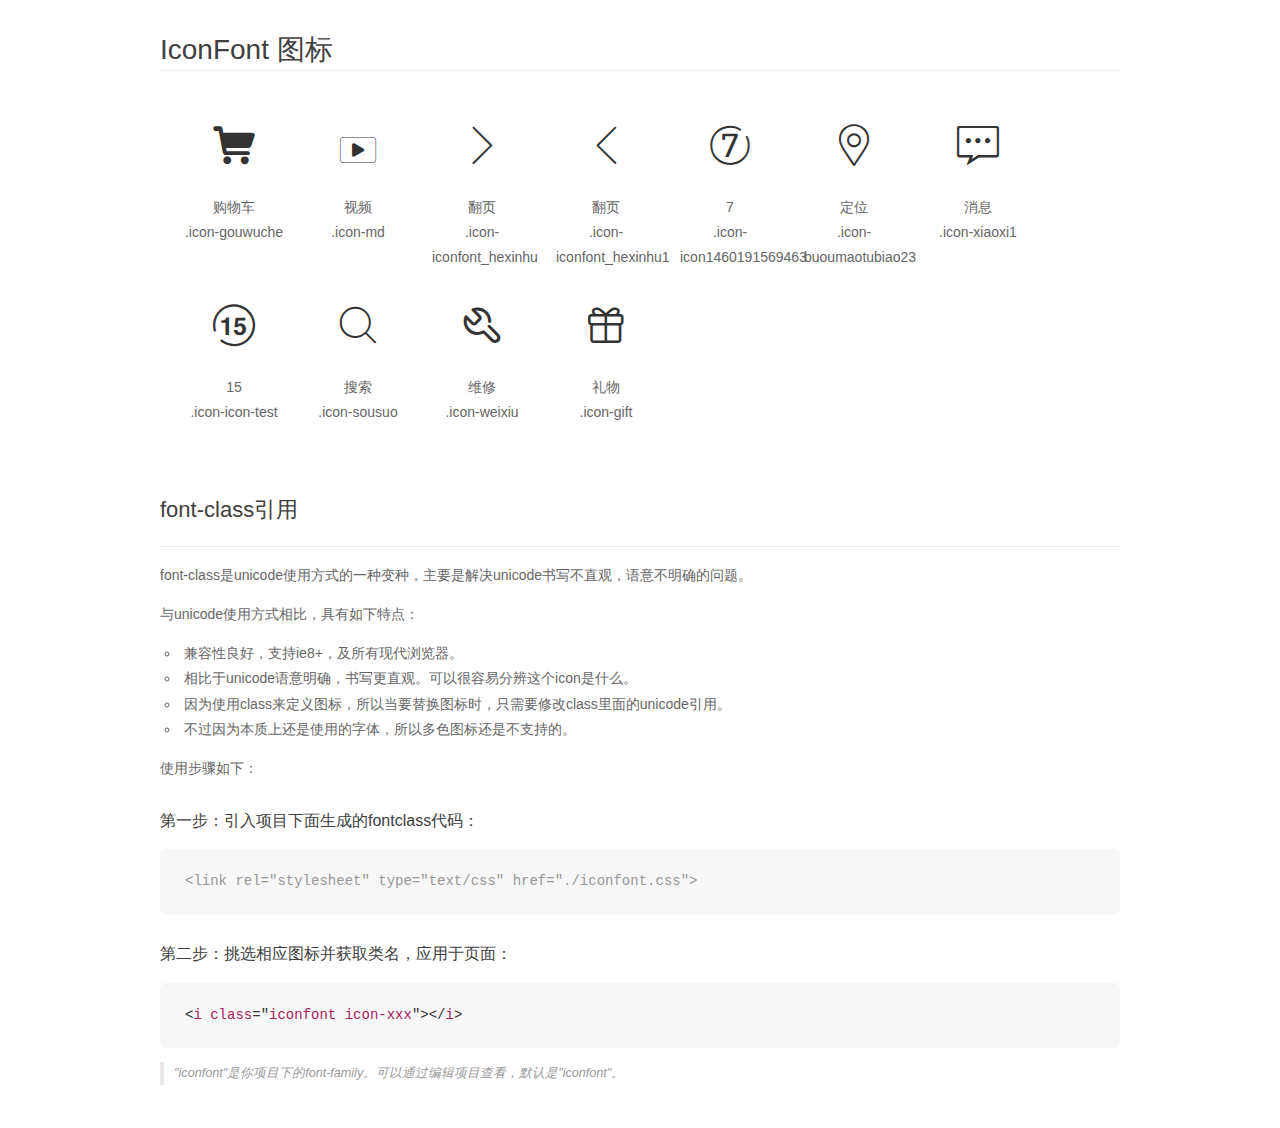
<file: iconfont/demo_fontclass.html>
<!DOCTYPE html>
<html>
<head>
    <meta charset="utf-8"/>
    <title>IconFont</title>
    <link rel="stylesheet" href="demo.css">
    <link rel="stylesheet" href="iconfont.css">
</head>
<body>
    <div class="main markdown">
        <h1>IconFont 图标</h1>
        <ul class="icon_lists clear">
            
                <li>
                <i class="icon iconfont icon-gouwuche"></i>
                    <div class="name">购物车</div>
                    <div class="fontclass">.icon-gouwuche</div>
                </li>
            
                <li>
                <i class="icon iconfont icon-md"></i>
                    <div class="name">视频</div>
                    <div class="fontclass">.icon-md</div>
                </li>
            
                <li>
                <i class="icon iconfont icon-iconfont_hexinhu"></i>
                    <div class="name">翻页</div>
                    <div class="fontclass">.icon-iconfont_hexinhu</div>
                </li>
            
                <li>
                <i class="icon iconfont icon-iconfont_hexinhu1"></i>
                    <div class="name">翻页</div>
                    <div class="fontclass">.icon-iconfont_hexinhu1</div>
                </li>
            
                <li>
                <i class="icon iconfont icon-icon1460191569463"></i>
                    <div class="name">7</div>
                    <div class="fontclass">.icon-icon1460191569463</div>
                </li>
            
                <li>
                <i class="icon iconfont icon-buoumaotubiao23"></i>
                    <div class="name">定位</div>
                    <div class="fontclass">.icon-buoumaotubiao23</div>
                </li>
            
                <li>
                <i class="icon iconfont icon-xiaoxi1"></i>
                    <div class="name">消息</div>
                    <div class="fontclass">.icon-xiaoxi1</div>
                </li>
            
                <li>
                <i class="icon iconfont icon-icon-test"></i>
                    <div class="name">15</div>
                    <div class="fontclass">.icon-icon-test</div>
                </li>
            
                <li>
                <i class="icon iconfont icon-sousuo"></i>
                    <div class="name">搜索</div>
                    <div class="fontclass">.icon-sousuo</div>
                </li>
            
                <li>
                <i class="icon iconfont icon-weixiu"></i>
                    <div class="name">维修</div>
                    <div class="fontclass">.icon-weixiu</div>
                </li>
            
                <li>
                <i class="icon iconfont icon-gift"></i>
                    <div class="name">礼物</div>
                    <div class="fontclass">.icon-gift</div>
                </li>
            
        </ul>

        <h2 id="font-class-">font-class引用</h2>
        <hr>

        <p>font-class是unicode使用方式的一种变种，主要是解决unicode书写不直观，语意不明确的问题。</p>
        <p>与unicode使用方式相比，具有如下特点：</p>
        <ul>
        <li>兼容性良好，支持ie8+，及所有现代浏览器。</li>
        <li>相比于unicode语意明确，书写更直观。可以很容易分辨这个icon是什么。</li>
        <li>因为使用class来定义图标，所以当要替换图标时，只需要修改class里面的unicode引用。</li>
        <li>不过因为本质上还是使用的字体，所以多色图标还是不支持的。</li>
        </ul>
        <p>使用步骤如下：</p>
        <h3 id="-fontclass-">第一步：引入项目下面生成的fontclass代码：</h3>


        <pre><code class="lang-js hljs javascript"><span class="hljs-comment">&lt;link rel="stylesheet" type="text/css" href="./iconfont.css"&gt;</span></code></pre>
        <h3 id="-">第二步：挑选相应图标并获取类名，应用于页面：</h3>
        <pre><code class="lang-css hljs">&lt;<span class="hljs-selector-tag">i</span> <span class="hljs-selector-tag">class</span>="<span class="hljs-selector-tag">iconfont</span> <span class="hljs-selector-tag">icon-xxx</span>"&gt;&lt;/<span class="hljs-selector-tag">i</span>&gt;</code></pre>
        <blockquote>
        <p>"iconfont"是你项目下的font-family。可以通过编辑项目查看，默认是"iconfont"。</p>
        </blockquote>
    </div>
</body>
</html>
</file>
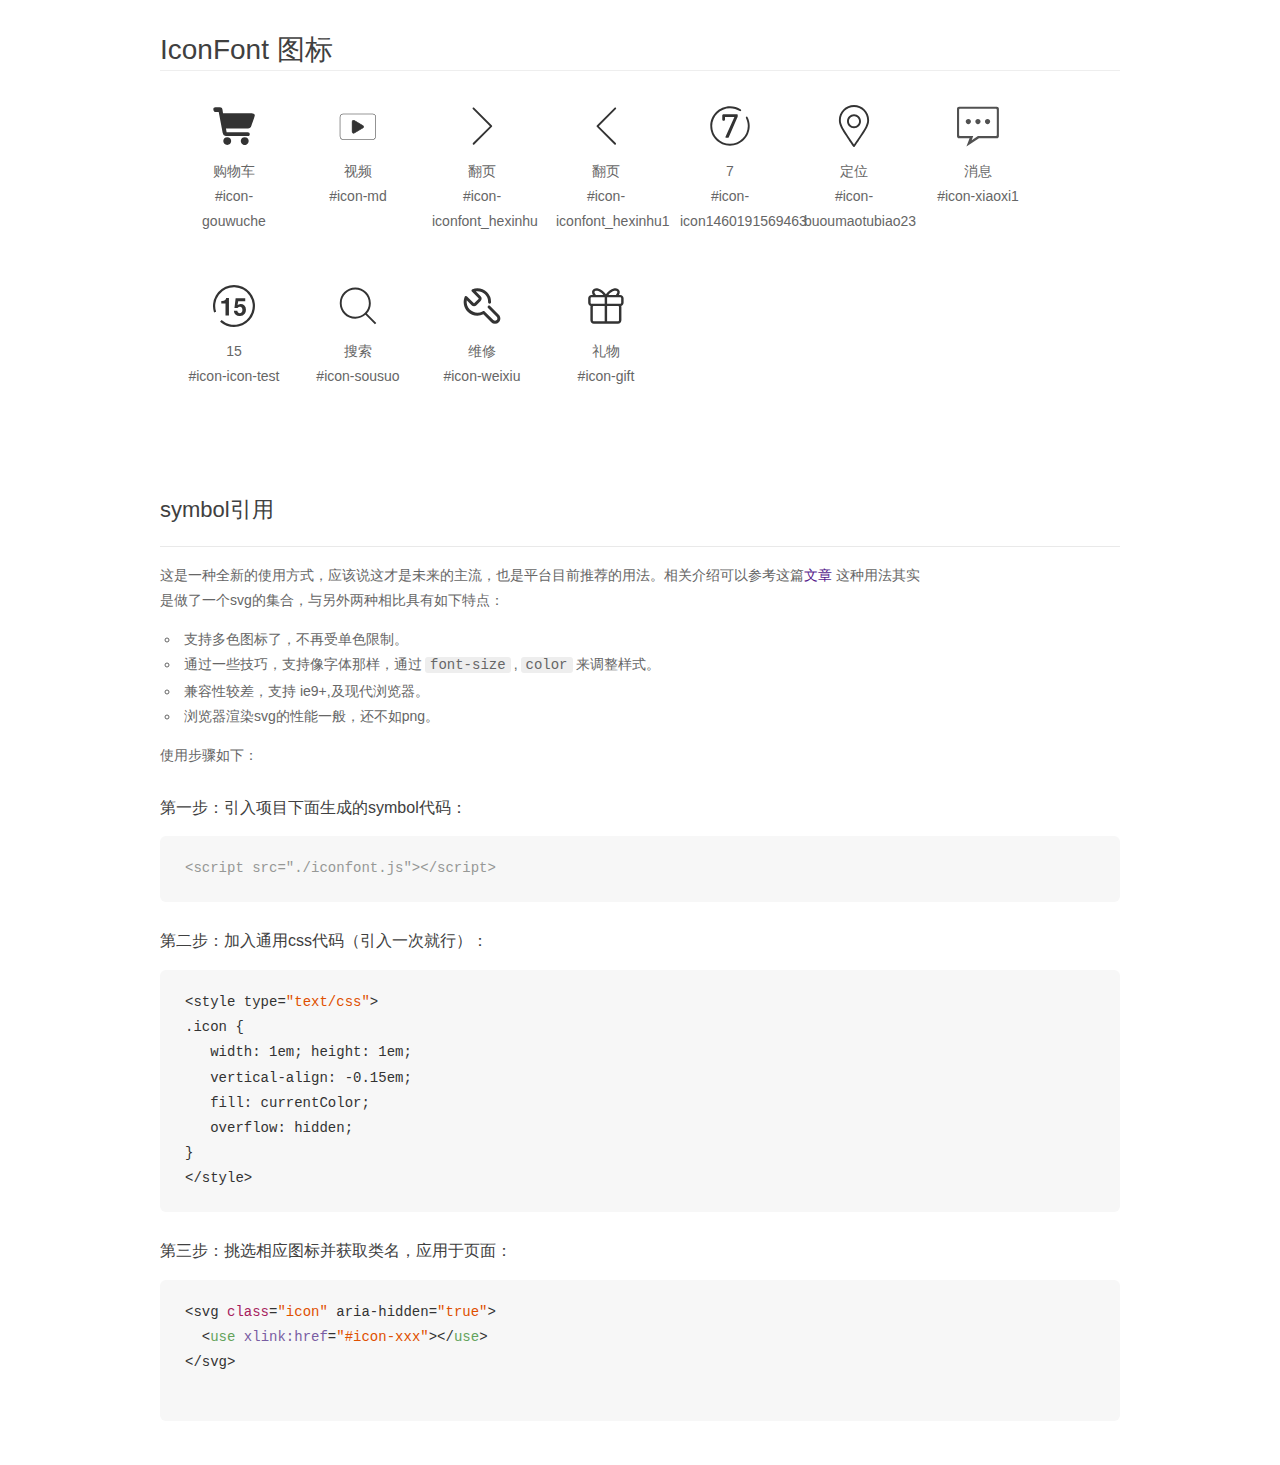
<file: iconfont/demo_symbol.html>
<!DOCTYPE html>
<html>
<head>
    <meta charset="utf-8"/>
    <title>IconFont</title>
    <link rel="stylesheet" href="demo.css">
    <script src="iconfont.js"></script>

    <style type="text/css">
        .icon {
          /* 通过设置 font-size 来改变图标大小 */
          width: 1em; height: 1em;
          /* 图标和文字相邻时，垂直对齐 */
          vertical-align: -0.15em;
          /* 通过设置 color 来改变 SVG 的颜色/fill */
          fill: currentColor;
          /* path 和 stroke 溢出 viewBox 部分在 IE 下会显示
             normalize.css 中也包含这行 */
          overflow: hidden;
        }

    </style>
</head>
<body>
    <div class="main markdown">
        <h1>IconFont 图标</h1>
        <ul class="icon_lists clear">
            
                <li>
                    <svg class="icon" aria-hidden="true">
                        <use xlink:href="#icon-gouwuche"></use>
                    </svg>
                    <div class="name">购物车</div>
                    <div class="fontclass">#icon-gouwuche</div>
                </li>
            
                <li>
                    <svg class="icon" aria-hidden="true">
                        <use xlink:href="#icon-md"></use>
                    </svg>
                    <div class="name">视频</div>
                    <div class="fontclass">#icon-md</div>
                </li>
            
                <li>
                    <svg class="icon" aria-hidden="true">
                        <use xlink:href="#icon-iconfont_hexinhu"></use>
                    </svg>
                    <div class="name">翻页</div>
                    <div class="fontclass">#icon-iconfont_hexinhu</div>
                </li>
            
                <li>
                    <svg class="icon" aria-hidden="true">
                        <use xlink:href="#icon-iconfont_hexinhu1"></use>
                    </svg>
                    <div class="name">翻页</div>
                    <div class="fontclass">#icon-iconfont_hexinhu1</div>
                </li>
            
                <li>
                    <svg class="icon" aria-hidden="true">
                        <use xlink:href="#icon-icon1460191569463"></use>
                    </svg>
                    <div class="name">7</div>
                    <div class="fontclass">#icon-icon1460191569463</div>
                </li>
            
                <li>
                    <svg class="icon" aria-hidden="true">
                        <use xlink:href="#icon-buoumaotubiao23"></use>
                    </svg>
                    <div class="name">定位</div>
                    <div class="fontclass">#icon-buoumaotubiao23</div>
                </li>
            
                <li>
                    <svg class="icon" aria-hidden="true">
                        <use xlink:href="#icon-xiaoxi1"></use>
                    </svg>
                    <div class="name">消息</div>
                    <div class="fontclass">#icon-xiaoxi1</div>
                </li>
            
                <li>
                    <svg class="icon" aria-hidden="true">
                        <use xlink:href="#icon-icon-test"></use>
                    </svg>
                    <div class="name">15</div>
                    <div class="fontclass">#icon-icon-test</div>
                </li>
            
                <li>
                    <svg class="icon" aria-hidden="true">
                        <use xlink:href="#icon-sousuo"></use>
                    </svg>
                    <div class="name">搜索</div>
                    <div class="fontclass">#icon-sousuo</div>
                </li>
            
                <li>
                    <svg class="icon" aria-hidden="true">
                        <use xlink:href="#icon-weixiu"></use>
                    </svg>
                    <div class="name">维修</div>
                    <div class="fontclass">#icon-weixiu</div>
                </li>
            
                <li>
                    <svg class="icon" aria-hidden="true">
                        <use xlink:href="#icon-gift"></use>
                    </svg>
                    <div class="name">礼物</div>
                    <div class="fontclass">#icon-gift</div>
                </li>
            
        </ul>


        <h2 id="symbol-">symbol引用</h2>
        <hr>

        <p>这是一种全新的使用方式，应该说这才是未来的主流，也是平台目前推荐的用法。相关介绍可以参考这篇<a href="">文章</a>
        这种用法其实是做了一个svg的集合，与另外两种相比具有如下特点：</p>
        <ul>
          <li>支持多色图标了，不再受单色限制。</li>
          <li>通过一些技巧，支持像字体那样，通过<code>font-size</code>,<code>color</code>来调整样式。</li>
          <li>兼容性较差，支持 ie9+,及现代浏览器。</li>
          <li>浏览器渲染svg的性能一般，还不如png。</li>
        </ul>
        <p>使用步骤如下：</p>
        <h3 id="-symbol-">第一步：引入项目下面生成的symbol代码：</h3>
        <pre><code class="lang-js hljs javascript"><span class="hljs-comment">&lt;script src="./iconfont.js"&gt;&lt;/script&gt;</span></code></pre>
        <h3 id="-css-">第二步：加入通用css代码（引入一次就行）：</h3>
        <pre><code class="lang-js hljs javascript">&lt;style type=<span class="hljs-string">"text/css"</span>&gt;
.icon {
   width: <span class="hljs-number">1</span>em; height: <span class="hljs-number">1</span>em;
   vertical-align: <span class="hljs-number">-0.15</span>em;
   fill: currentColor;
   overflow: hidden;
}
&lt;<span class="hljs-regexp">/style&gt;</span></code></pre>
        <h3 id="-">第三步：挑选相应图标并获取类名，应用于页面：</h3>
        <pre><code class="lang-js hljs javascript">&lt;svg <span class="hljs-class"><span class="hljs-keyword">class</span></span>=<span class="hljs-string">"icon"</span> aria-hidden=<span class="hljs-string">"true"</span>&gt;<span class="xml"><span class="hljs-tag">
  &lt;<span class="hljs-name">use</span> <span class="hljs-attr">xlink:href</span>=<span class="hljs-string">"#icon-xxx"</span>&gt;</span><span class="hljs-tag">&lt;/<span class="hljs-name">use</span>&gt;</span>
</span>&lt;<span class="hljs-regexp">/svg&gt;
        </span></code></pre>
    </div>
</body>
</html>
</file>
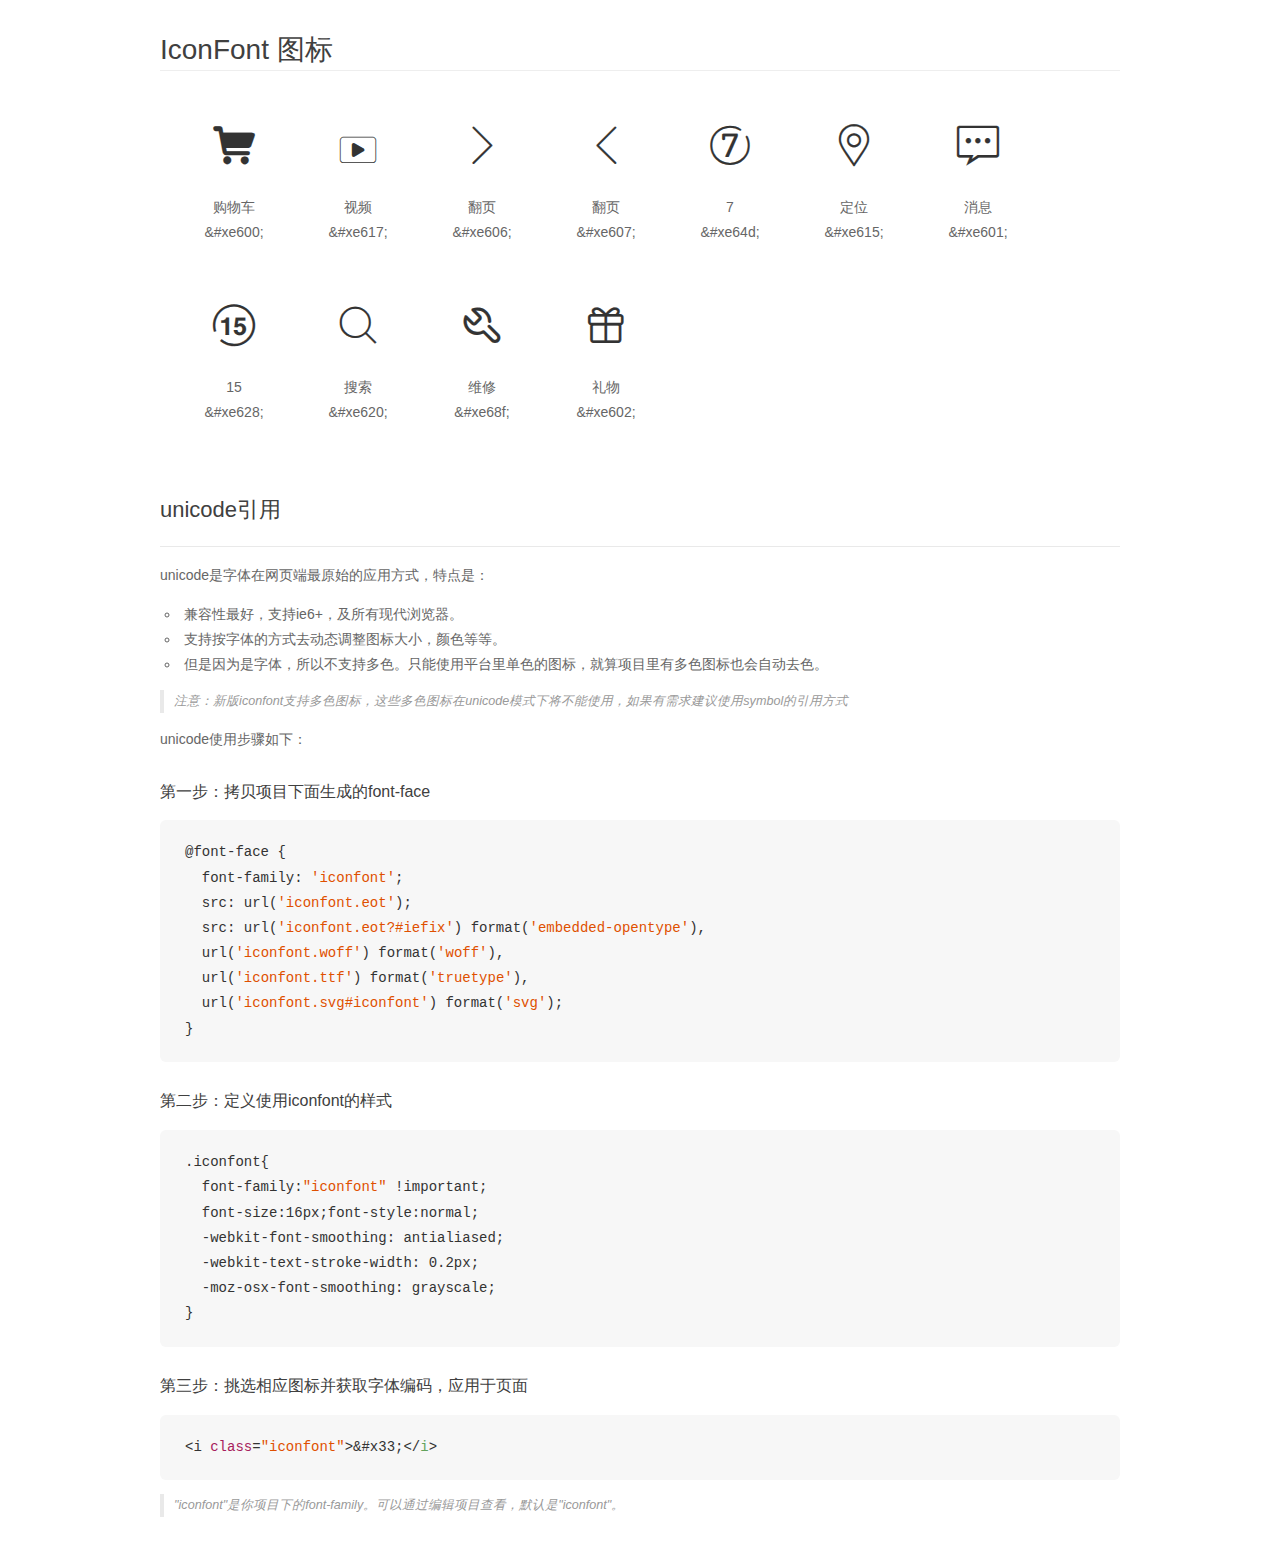
<file: iconfont/demo_unicode.html>
<!DOCTYPE html>
<html>
<head>
    <meta charset="utf-8"/>
    <title>IconFont</title>
    <link rel="stylesheet" href="demo.css">

    <style type="text/css">

        @font-face {font-family: "iconfont";
          src: url('iconfont.eot'); /* IE9*/
          src: url('iconfont.eot#iefix') format('embedded-opentype'), /* IE6-IE8 */
          url('iconfont.woff') format('woff'), /* chrome, firefox */
          url('iconfont.ttf') format('truetype'), /* chrome, firefox, opera, Safari, Android, iOS 4.2+*/
          url('iconfont.svg#iconfont') format('svg'); /* iOS 4.1- */
        }

        .iconfont {
          font-family:"iconfont" !important;
          font-size:16px;
          font-style:normal;
          -webkit-font-smoothing: antialiased;
          -webkit-text-stroke-width: 0.2px;
          -moz-osx-font-smoothing: grayscale;
        }

    </style>
</head>
<body>
    <div class="main markdown">
        <h1>IconFont 图标</h1>
        <ul class="icon_lists clear">
            
                <li>
                <i class="icon iconfont">&#xe600;</i>
                    <div class="name">购物车</div>
                    <div class="code">&amp;#xe600;</div>
                </li>
            
                <li>
                <i class="icon iconfont">&#xe617;</i>
                    <div class="name">视频</div>
                    <div class="code">&amp;#xe617;</div>
                </li>
            
                <li>
                <i class="icon iconfont">&#xe606;</i>
                    <div class="name">翻页</div>
                    <div class="code">&amp;#xe606;</div>
                </li>
            
                <li>
                <i class="icon iconfont">&#xe607;</i>
                    <div class="name">翻页</div>
                    <div class="code">&amp;#xe607;</div>
                </li>
            
                <li>
                <i class="icon iconfont">&#xe64d;</i>
                    <div class="name">7</div>
                    <div class="code">&amp;#xe64d;</div>
                </li>
            
                <li>
                <i class="icon iconfont">&#xe615;</i>
                    <div class="name">定位</div>
                    <div class="code">&amp;#xe615;</div>
                </li>
            
                <li>
                <i class="icon iconfont">&#xe601;</i>
                    <div class="name">消息</div>
                    <div class="code">&amp;#xe601;</div>
                </li>
            
                <li>
                <i class="icon iconfont">&#xe628;</i>
                    <div class="name">15</div>
                    <div class="code">&amp;#xe628;</div>
                </li>
            
                <li>
                <i class="icon iconfont">&#xe620;</i>
                    <div class="name">搜索</div>
                    <div class="code">&amp;#xe620;</div>
                </li>
            
                <li>
                <i class="icon iconfont">&#xe68f;</i>
                    <div class="name">维修</div>
                    <div class="code">&amp;#xe68f;</div>
                </li>
            
                <li>
                <i class="icon iconfont">&#xe602;</i>
                    <div class="name">礼物</div>
                    <div class="code">&amp;#xe602;</div>
                </li>
            
        </ul>
        <h2 id="unicode-">unicode引用</h2>
        <hr>

        <p>unicode是字体在网页端最原始的应用方式，特点是：</p>
        <ul>
        <li>兼容性最好，支持ie6+，及所有现代浏览器。</li>
        <li>支持按字体的方式去动态调整图标大小，颜色等等。</li>
        <li>但是因为是字体，所以不支持多色。只能使用平台里单色的图标，就算项目里有多色图标也会自动去色。</li>
        </ul>
        <blockquote>
        <p>注意：新版iconfont支持多色图标，这些多色图标在unicode模式下将不能使用，如果有需求建议使用symbol的引用方式</p>
        </blockquote>
        <p>unicode使用步骤如下：</p>
        <h3 id="-font-face">第一步：拷贝项目下面生成的font-face</h3>
        <pre><code class="lang-js hljs javascript">@font-face {
  font-family: <span class="hljs-string">'iconfont'</span>;
  src: url(<span class="hljs-string">'iconfont.eot'</span>);
  src: url(<span class="hljs-string">'iconfont.eot?#iefix'</span>) format(<span class="hljs-string">'embedded-opentype'</span>),
  url(<span class="hljs-string">'iconfont.woff'</span>) format(<span class="hljs-string">'woff'</span>),
  url(<span class="hljs-string">'iconfont.ttf'</span>) format(<span class="hljs-string">'truetype'</span>),
  url(<span class="hljs-string">'iconfont.svg#iconfont'</span>) format(<span class="hljs-string">'svg'</span>);
}
</code></pre>
        <h3 id="-iconfont-">第二步：定义使用iconfont的样式</h3>
        <pre><code class="lang-js hljs javascript">.iconfont{
  font-family:<span class="hljs-string">"iconfont"</span> !important;
  font-size:<span class="hljs-number">16</span>px;font-style:normal;
  -webkit-font-smoothing: antialiased;
  -webkit-text-stroke-width: <span class="hljs-number">0.2</span>px;
  -moz-osx-font-smoothing: grayscale;
}
</code></pre>
        <h3 id="-">第三步：挑选相应图标并获取字体编码，应用于页面</h3>
        <pre><code class="lang-js hljs javascript">&lt;i <span class="hljs-class"><span class="hljs-keyword">class</span></span>=<span class="hljs-string">"iconfont"</span>&gt;&amp;#x33;<span class="xml"><span class="hljs-tag">&lt;/<span class="hljs-name">i</span>&gt;</span></span></code></pre>

        <blockquote>
        <p>"iconfont"是你项目下的font-family。可以通过编辑项目查看，默认是"iconfont"。</p>
        </blockquote>
    </div>


</body>
</html>
</file>
<file: css/index.css>
@import url('base.css') ;/* 把一个CSS文件引入另一个CSS文件中 */
header{
    width: 100%;
    height: 40px;
    background: #333333;
}
main{
	width: 1226px;
	height: 100%;
	/* background: red; */
	margin: 0 auto;
}
.head-left{
	width: 614px;
	height: 100%;
	float: left;
}

.head-left li{
	float: left;
	line-height: 40px;
}

.head-left li a {
	padding-left: 8px;
	padding-right: 9px;
	font-size: 12px;
	color: #b0b0b0;
	line-height: 40px;
	border-right: 1px solid #424242;
}
.head-left li a:hover{
	color:#fff;
}
.head-left  .first{
	padding-left: 0;
}
.head-left  .last{
	border-right: 0;
}
.head-right{
	width: 273px;
	height: 100%;
	/* background: red; */
	float: right;
}
.head-right li{
	float: left;
	line-height: 40px;
}
.head-right li a{
	padding-left: 7px;
	padding-right: 7px;
	border-right: 1px solid #424242;
	font-size: 12px;
	color: #b0b0b0;
}
.head-right li a:hover{
	color: #fff;
}
.head-right .first{
	margin-left: 0;
}
.head-right .last{
	border-right: 0;
}
/*  菜单开始 */
section{
	width: 1226px;
	height: 100px;
	/* background: red; */
	margin: 0 auto;
	overflow:hidden;
}
.section-left{
	width: 55px;
	height: 55px;
	/* background: url('../img/_17.png') no-repeat center center; */
	float: left;
	margin-top: 22px;
	margin-right: 189px;
}
section nav{
	width: 634px;
	height: 100%;
	/* background: yellow; */
	float: left;
}
nav ul li{
	float: left;
	line-height: 100px;
}
nav ul li a{
	font-size: 16px;
	margin-right: 20px;
	color: #333333;
}
nav ul li a:hover{
	color: #fe6709;
}
 .section-center{
	margin-right: 0;
}
.search{
	width: 296px;
	height: 50px;
	float: right;
	margin-top: 25px;
    /* background:yellow; */
    
}
.search-left{
	width: 243px;
	height: 48px;
	float: left;
	/* background: red; */
	border: 1px solid #e0e0e0;
}
.search-right{
	width: 50px;
	height: 33px;
	float: right;
	border: 1px solid #e0e0e0;
	border-left: none;
	padding-top: 15px;
}
.search-right .iconfont{
	width: 18px;
	height: 18px;
	margin-left: 17px;
	color: #616161;

}
.search-right:hover .icon-sousuo{
     color: #fff;
}
.search-right:hover{
	background: #ff6700 ;
}
.search-left-1{
	width: 53px;
	height: 18px;
	background: #eeeeee;
	margin-left: 93px;
	margin-top: 15px;
	font-size: 12px;
	color: #757575;
	line-height: 18px;
	text-align: center;
	margin-right: 5px;
	float: left;
}
.search-left-1:hover{
	background: #ff6700;
	color: #fff;
}
.search-left-2{
	width: 82px;
	height: 18px;
	background: #eeeeee;
	margin-top: 15px;
	font-size: 12px;
	color: #757575;
	line-height: 18px;
	text-align: center;
	float: left;
}
.search-left-2:hover{
	background: #ff6700;
	color: #fff;
}
.gouwuche-big{
	width: 120px;
	height: 38px;
	background: #424242;
	float: right;
	padding-top: 2px;

}
.gouwuche-big:hover{
	background: #fff;
}
.gouwuche-big .iconfont{
	width: 20px;
	height: 14px;
	margin-left: 6px;
	color: #b0b0b0;
	line-height: 40px;
	margin-right: 4px;
	float: left;

}
.gouwuche{
	display: block;
	width: 59px;
	height: 100%;
	line-height: 40px;
	font-size: 12px;
	color:  #b0b0b0;
	float: left;
}
.gouwuche-big:hover .icon-gouwuche ,.gouwuche-big:hover .gouwuche{
	color: #ff6700;
}
/* banner */
.big-box{
	width: 1226px;
	height: 460px;
	/* background: red; */
    margin: 0 auto;
    position: relative;
    margin-bottom: 14px;
}
.big-banner{
	width: 1226px;
	height: 460px;
	position: relative;
}
.big-banner li a{
	width: 1226px;
	height: 460px;
	position: absolute;
	top: 0;
	bottom: 0;
	margin-top: auto;
    margin-bottom: auto;
}
.left-arrow,.right-arrow{
	width: 16px;
	height: 30px;
	position: absolute;
	top: 0;
	bottom: 0;
	margin-top: auto;
	margin-bottom: auto;
	
}
 .left-arrow{
 	margin-left: 244px; 
 	background: url('../img/icon-slides.png') no-repeat -94px -20px;
 }
 .left-arrow:hover{
 	width: 41px;
 	height: 69px;
 	background: url('../img/icon-slides.png') no-repeat 0 0;
 }
 .right-arrow{
 	right: 0;
 	margin-right: 11px;
 	background: url('../img/icon-slides.png') no-repeat -139px -20px;
 }
 .right-arrow:hover{
 	width: 41px;
 	height: 69px;
 	background: url('../img/icon-slides.png') no-repeat -42px 0px;
 }
 .circle{
 	width: 90px;
 	height: 10px;
 	/* background: green; */
 	position: absolute;
 	right: 0;
 	bottom: 0;
 	margin-bottom: 25px;
 	margin-right: 35px;
 }
 .circle li{
 	width: 6px;
 	height: 6px;
 	border: 2px solid #616161;
 	background: #15171b;
 	border-radius:50%;
 	margin-right: 10px;
 	float: left;
 }
  .circle li:hover{
  	background: #7c7c81;
  }
 .circle .last{
 	margin-right: 0;
 }
.circle .pitch{
	background: #7c7c81;
}
.asi{
	width: 234px;
	height: 440px;
	background: rgba(15,16,20,0.4);
	padding-top: 20px;
	position: absolute;
	top: 0;
	bottom: 0;
	margin-top: auto;
	margin-bottom: auto;
}
.asi li {
	width: 100%;
	height: 43px;
    /* background: yellow; */
}
.asi li:hover{
	background: #ff6700;
}
.asi li .frist{
	margin-top: 20px;
}
.left-asi{
	width: 134px;
	height: 100%;
    font-size: 12px;
	color: #ffffff;
	margin-left: 31px;
	line-height: 43px;
    float: left;
}
.right-asi{
    width: 7px;
    height: 100%;
    font-size: 12px;
    color: #ffffff;
    float: right;
    margin-right: 23px;
    line-height: 43px;
}
.daohang2{
	width: 1226px;
	height: 180px;
	background: #ffffff;
	margin: 0 auto;
	margin-top: 14px;
}
.daohang21{
	width: 237px;
	height: 170px;
	background: #5f5750;
	float: left;
}
.daohang211 li{
	width: 78px;
	height: 85px;
	background: #5f5750;
	float: left;
	border-right: 1px solid #665e57;
	border-bottom: 1px solid #665e57;
}
.daohang211 .danghang2113{
	border-right: 0px;
}
.daohang211 .danghang2116{
	border-right: 0px;
}
.daohang211 li a{
	float: left;
	width: 78px;
	height: 85px;
}
.daohang211 img{
	margin-top: 14px;
	margin-left: 22px;
}
.daohang211 img{
	display: block;
}

.daohang22{
	width: 316px;
	height: 170px;
	background: black;
	margin-left: 14px;
	float: left;
	background-image: url('../img/blue1.jpg');
	background-size: 316px 170px;
}
.daohang22:hover{
	box-shadow: 0px 5px 5px 5px rgba(207, 206, 204, 0.5);
}
.daohang23:hover{
	box-shadow: 0px 5px 5px 5px rgba(207, 206, 204, 0.5);
}
.daohang24:hover{
	box-shadow: 0px 5px 5px 5px rgba(207, 206, 204, 0.5);
}
.daohang23{
	width: 316px;
	height: 170px;
	background: black;
	margin-left: 14px;
	float: left;
	background-image: url('../img/red2.jpg');
	background-size: 316px 170px;
}
.daohang24{
	width: 315px;
	height: 170px;
	background: black;
	margin-left: 14px;
	float: left;
	background-image: url('../img/chengse3.jpg');
	background-size: 315px 170px;
}
.daohang25{
	width: 316px;
	height: 170px;
	background: black;
	float: right: ;
}
.xuangou{
	width: 50px;
	height: 11px;
	font-size: 11px;
	margin: 0 auto;
	margin-top: 10px;
}
.daohang211 li a:hover{
    color: #fff;
}

/* 小米明星单品开始 */
.mingxing{
	width: 1226px;
	height: 40px;
	/* background: red; */
	margin: 0 auto;
}
.mingxing-left{
	width: 132px;
	height: 22px;
	font-size: 22px;
	color: #333333;
	float: left
}
.mingxing-right{
	width: 71px;
	height: 24px;
	border: 1px solid #e0e0e0;
	float: right;
	margin-top: 6px;
}
.xiaoyu,.dayu{
	display: block;
	width: 34px;
	height: 22px;
	border-right: 1px solid #e0e0e0;
	font-size: 12px;
    color: #e0e0e0;
    line-height: 22px;
    text-align: center;
    float: left;
}
.xiaoyu:hover{
    color: #ff6700;
}
.dayu:hover{
    color: #ff6700;
}
.mingxing-right .dayu{
	border-right: none;
}
.shop{
	width: 1226px;
	height: 335px;
	/* background: red; */
	margin: 0 auto;
}
.shop1{
	width: 234px;
	height: 334px;
	margin-right: 14px;
	float: left;
	background: #fafafa;
}
.shop2{
	margin-right: 0;
	border-top: 1px solid #00c0a5;
}
.shop3{
	border-top: 1px solid #ffac13;
}
.shop4{
	border-top: 1px solid #83c44e;
}
.shop5{
	border-top: 1px solid #2196f3;
}
.shop6{
	border-top: 1px solid #e53935;
}
.danping{
	display: block;
	width: 160px;
	height: 160px;
	margin: 0 auto;
	margin-top: 35px;
    margin-bottom: 35px;
	}
.danping img{
	display: block;
	width: 100%;
	height: 100%;
}
.danping1{
	display: block;
	font-size: 12px;
	color: #212121;
	margin: 0 auto;
	text-align: center;
	margin-bottom: 11px;
}
.danping2,.danping3{
	display: block;
	font-size: 10px;
	color: #b0b0b0;
	margin: 0 auto;
	text-align: center;
}
.danping3{
	font-size: 12px;
	color: #ff6709;
	margin-top: 20px;
}
/* 小米明星单品结束*/
 /* 家电开始 */
 .jiadian-back{
 	width: 100%;
 	height: 695px;
 	background: #f5f5f5;
 	margin-top: 40px; 
 	padding-top: 77px;
 }
 .jiadian-top{
 	width: 1226px;
 	height: 30px;
    /* background: red; */
    margin: 0 auto;
 }
 .jiadian-top-left{
 	display: block;
 	font-size: 22px;
 	color: #333333;
 	float: left;
 }
 .jiadian-top-right{
 	width: 220px;
 	height: 30px;
 	/* background: yellow; */
 	float: right;
 }
 .jiadian-top-right a{
 	display: block;
 	height: 26px;
 	font-size: 16px;
 	color:#333333; 
 	float: left;
 	margin-right: 20px;
 }
 .jiadian-top-right .last{
 	margin-right: 0;
 }
 .jiadian-top-right a:hover{
 	color: #ff6709;
 	border-bottom: 2px solid #ff6709;
 }
 .jiadian-bottom{
 	width: 1226px;
 	height: 620px;
 	/* background: red; */
    margin: 0 auto;
    margin-top: 19px;

 }
 .jiadian-bottom-left,.jiadian-bottom-right{
 	display: block;
 	width: 234px;
 	height: 630px;
 	float: left;
 	margin-right: 14px;
 	/* background: green; */
 }
 .jiadian-bottom-left img{
 	display: block;
 	width: 100%;
 	height: 100%;
 }
 .jiadian-bottom .last{
 	margin-right: 0;
 }
 .jiadian-box{
 	width: 234px;
 	height: 270px;
 	background: #fff;
 	padding-top: 30px;
 	margin-bottom: 30px; 
 	position: relative;
 	overflow: hidden;	
 }
 .jiadian-box1{
 	margin-bottom: 0;
 }
 .jiadian-box .img{
 	display: block;
 	width: 150px;
 	height: 150px;
 	/* background: orange; */
 	margin: 0 auto;
 }
 .jiadian-box img{
 	display: block;
 	width: 100%;
 	height: 100%;
 	position: relative;
 } 
 .jiadian-box .word,  .one, .two{
 	display: block;
 	width: 100%;
 	height: 12px;
 	font-size: 12px;
 	/* background: orange; */
 	color: #333333;
 	text-align: center;
 	margin-bottom: 11px;
 	margin-top: 20px;
 }
.jiadian-box .one{
 	color:#b0b0b0;
 	margin-bottom: 19px;
 	margin-top: 0;
 }
.jiadian-box .two{
 	color: #ff6700;
 	margin-top: 0;
 }
 .jiadian-box s{
 	color: #b0b0b0;
 	margin-top: 0;
 } 
 .jiadian-bottom-left:hover,.jiadian-box:hover,.jiadian-box2:hover,.rpcp:hover,.shipin-frist:hover{
 	transform:translateY(-3px);
 	box-shadow: 0px 5px 5px 5px rgba(0,0,0,0.1);
 	transition :all  0.5s;
 }
 .jiadian-box2{
 	width: 234px;
 	height: 143px;
 	background: #fff;
 	margin-bottom: 14px;
 }
 .jiadian-box3{
    margin-bottom: 0;
 }
 .box2-1{
 	width: 122px;
 	height: 100%;
 	/* background: red; */
 	float: left;
 }
 .box2-2{
 	width: 112px;
 	height: 95px;
 	/* background: yellow; */
 	float: right;
 	padding-top: 48px;
 }
.box2-3{
	display: block;
	width: 40px;
	height: 40px;
	float: left;
	padding-left: 40px;
 	padding-top: 50px;
}
.box2-3 img{
	display: block;
	width: 100%;
	height: 100%;
}
 .box2-2 img{
 	display: block;
 	width: 80px;
 	height: 80px;
 	margin: 0 auto;
 	/* margin-top: 40px; */
 }
 .box2-1 .word {
 	display: block;
 	width: 94px;
 	height: 21px;
 	margin-left: 30px;
 	margin-top: 44px;
 	font-size: 12px;
 	color: #333333;
 }
 .box2-1 span{
 	display: block;
 	width: 37px;
 	height: 12px;
 	margin-top: 15px;
 	margin-left: 30px;
 	font-size: 12px;
 	color: #ff6700;
 }
 .box2-1 .word2{
 	display: block;
 	width: 94px;
 	height: 18px;
 	font-size: 18px;
 	margin-left: 30px;
 	margin-top: 44px;
 	color: #333333;
 }
 .box2-1 .word3{
 	display: block;
 	width: 24px;
 	height: 12px;
 	margin-top: 8px;
 	margin-left: 30px;
 	font-size: 12px;
 	color: #757575;
 }
 
 /* 家电结束 */
 /* 智能开始 */
 .zhineng1{
 	width: 256px;
 }
 .zhineng-img{
 	display: block;
 	width: 100%;
 	height: 100%;
 }
 .zhineng-box{
 	display: block;
 	padding-top: 0;
 	height: 300px;
 }
.pingjia{
 	width: 234px;
 	height: 75px;
 	background: #ff6700;
 	padding-top: 10px;
 	position: absolute;
 	bottom: -90px;
 	left: 0;
 	transition :all 0.5s;
}
.jiadian-box:hover .pingjia{
	bottom: 0;
}
.pingjia .top{
	display: block;
	width: 180px;
    height: 25px;
    margin:0 auto; 
    font-size: 12px;
    color: #fff;
}
.pingjia .bottom{
	display: block;
	width: 180px;
	height: 12px;
	margin: 20px auto;
	font-size: 12px;
	color: #ccc;
}
.jiadian-back1{
	margin-top: 0;
}


 /* 智能结束 */
/* 搭配开始 */
.dapen1{
	width: 268px;
}
/* 搭配结束 */
/* 配件开始 */
.penjian1{
	width: 236px;
}	
/* 配件结束 */
/* 周边开始 */
.zhoubian1{
	width: 272px;
}

/* 周边结束 */
/* 为你推荐开始*/
.wntj-big{
	width: 100%;
	height: 380px;
    background: #f5f5f5;
}
.wntj{
	width: 1226px;
    height: 305px;
    margin: 0 auto;
    margin-top: 19px;
}
.wntj1{
	float: left;
	margin-right: 14px;
}
.wntj-last{
	float: right;
	margin-right: 0;
}

/* 为你推荐结束*/
/* 热评产品开始 */
.rpcp-big{
	width: 100%;
	height: 455px;
	background: #f5f5f5;
}
.rpcp-box{
	width: 1226px;
	height: 415px;
	/* background: #fff; */
	margin: 19px auto;
}
.rpcp{
	width: 296px;
	height: 415px;
	background: #fff;
	margin-right: 14px;
	float: left;
}
.rpcp-img{
	display: block;
	width: 100%;
	height: 220px;
	/* background: yellow; */
	margin-bottom: 34px;
}
.rpcp img{
	display: block;
	width: 100%;
	height: 100%;
}
.rpcp-pingjia{
	display: block;
	width: 238px;
	height: 60px;
	font-size: 14px;
	color: #333333;
	margin: 0 auto;
	margin-bottom: 30px;
	line-height: 20px;
}
 .yonghuming{
    display: block;
    width: 238px;
    height: 11px;
    /* background: yellow; */
    font-size: 10px;
    color: #b0b0b0;
    margin: 0 auto;
    /* margin-top: 30px; */
    margin-bottom: 16px;
}
.rpcp-xia{
	width: 238px;
	height: 14px;
	/* background: orange; */
	margin: 0 auto;
}
.rpcp-xia a{
	float: left;
	width: 136px;
	height: 100%;
	font-size: 12px;
	color: #333333;
	border-right: 1px solid #e0e0e0;

}
.rpcp-xia span{
	display: block;
	float: right;
	width: 90px;
	height: 100%;
	font-size: 12px;
	color: #ff6700;
	margin-left: 11px;

}
.rpcp-last{
	margin-right: 0;
}
/* 热评产品结束 */
/* 内容开始 */
.neirong-big{
	width: 100%;
	height: 465px;
	background: #f5f5f5;
	padding-top: 40px;
}
.neirong-box{
	width: 1226px;
	height: 419px;
	/* background: #fff; */
	margin: 19px auto;
}
.neirong-xiao{
	float: left;
	width: 296px;
	height: 369px;
	background: #fff;
	margin-right: 14px;
	padding-top: 50px;
	border-top: 1px solid #ffac13;
	position:relative;
	overflow: hidden;
}
.neirong-xiao:hover{
    transform:translateY(-3px);
 	box-shadow: 0px 5px 5px 5px rgba(0,0,0,0.1);
 	transition :all  0.5s;
}
.tushu{
	width: 100%;
	height: 16px;
	font-size: 16px;
    color: #ffac13;
    text-align: center;
}

.zhuti{
	width: 100%;
	height: 16px;
	font-size: 16px;
    color: #83c44e;
    text-align: center;
}
.youxi{
	width: 100%;
	height: 16px;
	font-size: 16px;
    color: #e53935;
    text-align: center;
}
.yingyong{
	width: 100%;
	height: 16px;
	font-size: 16px;
    color: #2196f3;
    text-align: center;
}
.hali{
	display: block;
	width: 100%;
	height: 20px;
	font-size: 20px;
	color: #333333;
	text-align: center;
	margin-top: 25px;
}
.jiejian{
	display: block;
	width: 192px;
	height: 31px;
    font-size: 12px;
    margin: 13px  auto;
    color: #b0b0b0;
    text-align: center;
    line-height: 15px;
}
.money{
	display: block;
	width: 100%;
	height: 12px;
	font-size: 12px;
	color: #333333;
	margin: 19px auto;
	text-align: center;
}
.neirong-xiao .tupian{
    display: block;
    width: 216px;
    height: 154px;
    margin: 20px auto;
}
.neirong-xiao img{
	display: block;
	width: 100%;
	height: 100%;
}
.dian-box{
	width: 76px;
	height: 10px;
	background: #fff;
	margin: 0 auto;
}
.xiaodian-frist{
	display: block;
	width: 6px;
	height: 6px;
	border: 2px solid #ff6700;
	border-radius:50%;
	float: left;
	margin-right: 26px;
}
.xiaodian{
    float: left;
	width: 6px;
	height: 6px;
	background: #b0b0b0;
	border-radius: 50%;
    margin: 2px auto;
    margin-right: 28px;

}
.dian-box .neirong-box-last{
	margin-right: 0;
}
.neirong-xiao-last{
	margin-right: 0;
	border-top: 1px solid #2196f3;
}
.neirong-xiao-theer{
	border-top: 1px solid #e53935;
}
.neirong-xiao-two{
	border-top: 1px solid #83c44e;
}
.xiaojiantou{
	width: 20px;
	height: 48px;
	background: #b0b0b0;
	font-size: 18px;
	color: #fff;
	text-align: center;
	line-height: 48px;
	position: absolute;
	left: -48px;
	top: 50%;
	transition :all 0.5s;
}
 .xiaojiantou-right{
	width: 20px;
	height: 48px;
	background: #b0b0b0;
	font-size: 18px;
	color: #fff;
	text-align: center;
	line-height: 48px;
	position: absolute;
	right: -48px;
	top: 50%;
	transition :all 0.5s;
}
.neirong-xiao:hover .xiaojiantou{
	left: 0;
}
.neirong-xiao:hover .xiaojiantou-right{
	right: 0;
}
.xiaojiantou:hover,.xiaojiantou-right:hover{
	background: #333;

}
/* 内容结束 */
/* 视频开始 */
.shipin-big{
	width: 100%;
	height: 400px;
	background: #f5f5f5;
}
.shipin-nei{
	width: 1226px;
	height: 378px;
	margin: 0 auto;
	padding-top: 40px;
}
.chakanquanbu{
	display: block;
	width: 92px;
	height: 100%;
    float: right;
}
.chakanquanbu .wenzi{
	width: 64px;
	height: 100%;
	float: left;
	font-size: 16px;
	color: #424242;

}
.shipin-bottom{
	width: 1226px;
	height: 285px;
	
	margin: 0 auto;
	margin-top: 19px;
}
.shipin-frist{
	width: 296px;
	height: 100%;
	background: #fff;
	margin-right:14px; 
	float: left;
}
.shipin-img{
	display: block;
	width: 100%;
	height: 180px;
	margin-bottom: 32px;
	/* background: yellow; */
}
.shipin-frist img{
	display: block;
	width: 100%;
	height: 100%;

}
.shipin-wenzi{
	display: block;
	width: 100%;
	height: 12px;
	font-size: 12px;
	color: #333333;
	text-align: center;
	line-height: 12px;
	margin-bottom: 14px;
}
.shipin-frist span{
	display: block;
	width: 100%;
	height: 12px;
	font-size: 12px;
	color: #b0b0b0;
	text-align: center;
	line-height: 12px;
}
.shipin-last{
	margin-right: 0;
}
/* 视频结束 */
/* 上部分底部开始 */
.bottom-top-beijing{
	width: 100%;
	height: 272px;
	background: #fff;

}
.bottom-top-big{
	width: 1226px;
	height: 272px;
	margin: 0 auto;
}
.wenzi-big{
	width: 1219px;
	height: 25px;
	/* background: red; */
	margin: 27px auto;
	margin-bottom: 27px;

}
.wenzi1{
	width: 243px;
	height: 25px;
	float: left; 
	border-right: 1px solid #e0e0e0;
}
.wenzi1 .iconfont{
	width: 23px;
	height: 23px;
	/* background: orange; */
	float: left;
	line-height: 23px;
	text-align: center;
	margin-left: 54px;
	margin-right: 6px;
}
.wenzi2{
	float: left;
	font-size: 16px;
	color: #616161;
	line-height: 25px;
}
.wenzi1:hover .wenzi2 {
	color: #ff6700;
}
.wenzi1:hover .wenziyanse{
    color: #ff6700;
}
.wenzi1-last{
	border-right: 0;
}
.line{
	width: 1219px;
	height: 1px;
	background: #e0e0e0;
	margin-bottom: 41px;
}
.liebiao-big{
	width: 1226px;
	height: 116px;
	/* background: red; */
	margin: 0 auto;
}
.liebiao-lie{
	width: 57px;
	height: 100%;
	float: left;
	margin-right: 103px;
}
.liebiao-lie dl{
	display: block;
	font-size: 12px;
	color: #424242;
	margin-bottom: 32px;
}
.liebiao-lie a{
	display: block;
	font-size: 10px;
	color: #757575;
	margin-bottom: 17px;

}
.liebiao-lie a:hover{
	color: #ff6700;
}
.liebiao-lie-right{
	width: 246px;
	height: 100%;
	float: right;
	/* background: yellow; */
	border-left: 1px solid #e0e0e0;

}
.liebiao-lie-right .dianhua{
	display: block;
	width: 134px;
	height: 17px;
	font-size: 16px;
	color: #ff6700;
	margin: 0 auto;
	margin-bottom: 12px;
}
.zhou{
	display: block;
	width: 122px;
	height: 30px;
	font-size: 10px;
	color: #616161;
	margin: 0 auto;
	margin-bottom: 19px;
}
.liebiao-lie-right a{
	display: block;
	width: 120px;
	height: 22px;
	margin: 0 auto;
	/* background: red; */
	border: 1px solid #ff6700;
	padding-top: 8px;
}
.tianchong:hover{
	background:  #ff6700;
}
.tianchong:hover .xiaoshiicon ,.tianchong:hover .xiaoshi{
	color: #fff;
}

.liebiao-lie-right .icon-xiaoxi1{
	width: 12px;
	height: 11px;
	margin-left: 9px;
	/* margin-right: 3px; */
	color: #ff6700;
	float: left;

}
.xiaoshi{
	width: 90px;
	height: 100%;
	float: left;
	font-size: 10px;
	color: #ff6700;
	margin-left: 3px;
	/* line-height: 30px; */

}
/* 上部分底部结束 */
/* 下部分底部开始 */
.jiewei{
	width: 100%;
	height: 138px;
	background: #fafafa;
	padding-top: 30px;
	position: relative;
}
.jwa-top{
	width: 1266px;
	height: 57px;
	margin: 0 auto;
	position: relative;
}
.jw-left{
	width: 817px;
	height: 57px;
}
.jwa-top .tpy{
	width: 57px;
	height: 57px;

	float: left;

}
.jwa-top .tpy img{
	display: block;
	width: 100%;
	height: 100%;
}
.jwa-top .wnx{
	width: 851px;
	height: 57px;

}.wnx .sites{
	width: 851px;
	height: 19px;
	font-size: 12px;
}
.wnx .sites a{
	color: #757575;
}
.wnx .sites .ft-text:hover{
	color: #ff6700;
}
.wnx .hz{
	width: 718px;
	height: 36px;
	font-size: 12px;
}
.wnx .hz,a{
	color: #b0b0b0;
}
.wnx .hz a:hover{
	color: #ff7600;
}
.jw-right{
	width: 340px;
	height: 28px;
	position: absolute;
	top: 0;
	bottom: 0;
	margin-top: auto;
	margin-bottom: auto;
	right: 0;
}
.jw-right a{
	display: block;
	width: 84px;
	height: 28px;
	float: left;
}
.jw-right a img{
	display: block;
	width: 100%;
	height: 100%;
}
.jw-bottom{
	width: 267px;
	height: 19px;
	position: absolute;
	left: 0;
	right: 0;
	margin-right: auto;
	margin-left: auto;
	bottom: 52px;
	text-align: center;
	font-size: 18px;
	color: #d2d2d2;
}
</file>
<file: iconfont/iconfont.css>
@font-face {font-family: "iconfont";
  src: url('iconfont.eot?t=1503217300377'); /* IE9*/
  src: url('iconfont.eot?t=1503217300377#iefix') format('embedded-opentype'), /* IE6-IE8 */
  url('iconfont.woff?t=1503217300377') format('woff'), /* chrome, firefox */
  url('iconfont.ttf?t=1503217300377') format('truetype'), /* chrome, firefox, opera, Safari, Android, iOS 4.2+*/
  url('iconfont.svg?t=1503217300377#iconfont') format('svg'); /* iOS 4.1- */
}

.iconfont {
  font-family:"iconfont" !important;
  font-size:16px;
  font-style:normal;
  -webkit-font-smoothing: antialiased;
  -moz-osx-font-smoothing: grayscale;
}

.icon-gouwuche:before { content: "\e600"; }

.icon-md:before { content: "\e617"; }

.icon-iconfont_hexinhu:before { content: "\e606"; }

.icon-iconfont_hexinhu1:before { content: "\e607"; }

.icon-icon1460191569463:before { content: "\e64d"; }

.icon-buoumaotubiao23:before { content: "\e615"; }

.icon-xiaoxi1:before { content: "\e601"; }

.icon-icon-test:before { content: "\e628"; }

.icon-sousuo:before { content: "\e620"; }

.icon-weixiu:before { content: "\e68f"; }

.icon-gift:before { content: "\e602"; }
</file>
<file: iconfont/demo.css>
*{margin: 0;padding: 0;list-style: none;}
/*
KISSY CSS Reset
理念：1. reset 的目的不是清除浏览器的默认样式，这仅是部分工作。清除和重置是紧密不可分的。
2. reset 的目的不是让默认样式在所有浏览器下一致，而是减少默认样式有可能带来的问题。
3. reset 期望提供一套普适通用的基础样式。但没有银弹，推荐根据具体需求，裁剪和修改后再使用。
特色：1. 适应中文；2. 基于最新主流浏览器。
维护：玉伯<lifesinger@gmail.com>, 正淳<ragecarrier@gmail.com>
 */

/** 清除内外边距 **/
body, h1, h2, h3, h4, h5, h6, hr, p, blockquote, /* structural elements 结构元素 */
dl, dt, dd, ul, ol, li, /* list elements 列表元素 */
pre, /* text formatting elements 文本格式元素 */
form, fieldset, legend, button, input, textarea, /* form elements 表单元素 */
th, td /* table elements 表格元素 */ {
  margin: 0;
  padding: 0;
}

/** 设置默认字体 **/
body,
button, input, select, textarea /* for ie */ {
  font: 12px/1.5 tahoma, arial, \5b8b\4f53, sans-serif;
}
h1, h2, h3, h4, h5, h6 { font-size: 100%; }
address, cite, dfn, em, var { font-style: normal; } /* 将斜体扶正 */
code, kbd, pre, samp { font-family: courier new, courier, monospace; } /* 统一等宽字体 */
small { font-size: 12px; } /* 小于 12px 的中文很难阅读，让 small 正常化 */

/** 重置列表元素 **/
ul, ol { list-style: none; }

/** 重置文本格式元素 **/
a { text-decoration: none; }
a:hover { text-decoration: underline; }


/** 重置表单元素 **/
legend { color: #000; } /* for ie6 */
fieldset, img { border: 0; } /* img 搭车：让链接里的 img 无边框 */
button, input, select, textarea { font-size: 100%; } /* 使得表单元素在 ie 下能继承字体大小 */
/* 注：optgroup 无法扶正 */

/** 重置表格元素 **/
table { border-collapse: collapse; border-spacing: 0; }

/* 清除浮动 */
.ks-clear:after, .clear:after {
  content: '\20';
  display: block;
  height: 0;
  clear: both;
}
.ks-clear, .clear {
  *zoom: 1;
}

.main {
  padding: 30px 100px;
width: 960px;
margin: 0 auto;
}
.main h1{font-size:36px; color:#333; text-align:left;margin-bottom:30px; border-bottom: 1px solid #eee;}

.helps{margin-top:40px;}
.helps pre{
  padding:20px;
  margin:10px 0;
  border:solid 1px #e7e1cd;
  background-color: #fffdef;
  overflow: auto;
}

.icon_lists{
  width: 100% !important;

}

.icon_lists li{
  float:left;
  width: 100px;
  height:180px;
  text-align: center;
  list-style: none !important;
}
.icon_lists .icon{
  font-size: 42px;
  line-height: 100px;
  margin: 10px 0;
  color:#333;
  -webkit-transition: font-size 0.25s ease-out 0s;
  -moz-transition: font-size 0.25s ease-out 0s;
  transition: font-size 0.25s ease-out 0s;

}
.icon_lists .icon:hover{
  font-size: 100px;
}



.markdown {
  color: #666;
  font-size: 14px;
  line-height: 1.8;
}

.highlight {
  line-height: 1.5;
}

.markdown img {
  vertical-align: middle;
  max-width: 100%;
}

.markdown h1 {
  color: #404040;
  font-weight: 500;
  line-height: 40px;
  margin-bottom: 24px;
}

.markdown h2,
.markdown h3,
.markdown h4,
.markdown h5,
.markdown h6 {
  color: #404040;
  margin: 1.6em 0 0.6em 0;
  font-weight: 500;
  clear: both;
}

.markdown h1 {
  font-size: 28px;
}

.markdown h2 {
  font-size: 22px;
}

.markdown h3 {
  font-size: 16px;
}

.markdown h4 {
  font-size: 14px;
}

.markdown h5 {
  font-size: 12px;
}

.markdown h6 {
  font-size: 12px;
}

.markdown hr {
  height: 1px;
  border: 0;
  background: #e9e9e9;
  margin: 16px 0;
  clear: both;
}

.markdown p,
.markdown pre {
  margin: 1em 0;
}

.markdown > p,
.markdown > blockquote,
.markdown > .highlight,
.markdown > ol,
.markdown > ul {
  width: 80%;
}

.markdown ul > li {
  list-style: circle;
}

.markdown > ul li,
.markdown blockquote ul > li {
  margin-left: 20px;
  padding-left: 4px;
}

.markdown > ul li p,
.markdown > ol li p {
  margin: 0.6em 0;
}

.markdown ol > li {
  list-style: decimal;
}

.markdown > ol li,
.markdown blockquote ol > li {
  margin-left: 20px;
  padding-left: 4px;
}

.markdown code {
  margin: 0 3px;
  padding: 0 5px;
  background: #eee;
  border-radius: 3px;
}

.markdown pre {
  border-radius: 6px;
  background: #f7f7f7;
  padding: 20px;
}

.markdown pre code {
  border: none;
  background: #f7f7f7;
  margin: 0;
}

.markdown strong,
.markdown b {
  font-weight: 600;
}

.markdown > table {
  border-collapse: collapse;
  border-spacing: 0px;
  empty-cells: show;
  border: 1px solid #e9e9e9;
  width: 95%;
  margin-bottom: 24px;
}

.markdown > table th {
  white-space: nowrap;
  color: #333;
  font-weight: 600;

}

.markdown > table th,
.markdown > table td {
  border: 1px solid #e9e9e9;
  padding: 8px 16px;
  text-align: left;
}

.markdown > table th {
  background: #F7F7F7;
}

.markdown blockquote {
  font-size: 90%;
  color: #999;
  border-left: 4px solid #e9e9e9;
  padding-left: 0.8em;
  margin: 1em 0;
  font-style: italic;
}

.markdown blockquote p {
  margin: 0;
}

.markdown .anchor {
  opacity: 0;
  transition: opacity 0.3s ease;
  margin-left: 8px;
}

.markdown .waiting {
  color: #ccc;
}

.markdown h1:hover .anchor,
.markdown h2:hover .anchor,
.markdown h3:hover .anchor,
.markdown h4:hover .anchor,
.markdown h5:hover .anchor,
.markdown h6:hover .anchor {
  opacity: 1;
  display: inline-block;
}

.markdown > br,
.markdown > p > br {
  clear: both;
}


.hljs {
  display: block;
  background: white;
  padding: 0.5em;
  color: #333333;
  overflow-x: auto;
}

.hljs-comment,
.hljs-meta {
  color: #969896;
}

.hljs-string,
.hljs-variable,
.hljs-template-variable,
.hljs-strong,
.hljs-emphasis,
.hljs-quote {
  color: #df5000;
}

.hljs-keyword,
.hljs-selector-tag,
.hljs-type {
  color: #a71d5d;
}

.hljs-literal,
.hljs-symbol,
.hljs-bullet,
.hljs-attribute {
  color: #0086b3;
}

.hljs-section,
.hljs-name {
  color: #63a35c;
}

.hljs-tag {
  color: #333333;
}

.hljs-title,
.hljs-attr,
.hljs-selector-id,
.hljs-selector-class,
.hljs-selector-attr,
.hljs-selector-pseudo {
  color: #795da3;
}

.hljs-addition {
  color: #55a532;
  background-color: #eaffea;
}

.hljs-deletion {
  color: #bd2c00;
  background-color: #ffecec;
}

.hljs-link {
  text-decoration: underline;
}

pre{
  background: #fff;
}
</file>
